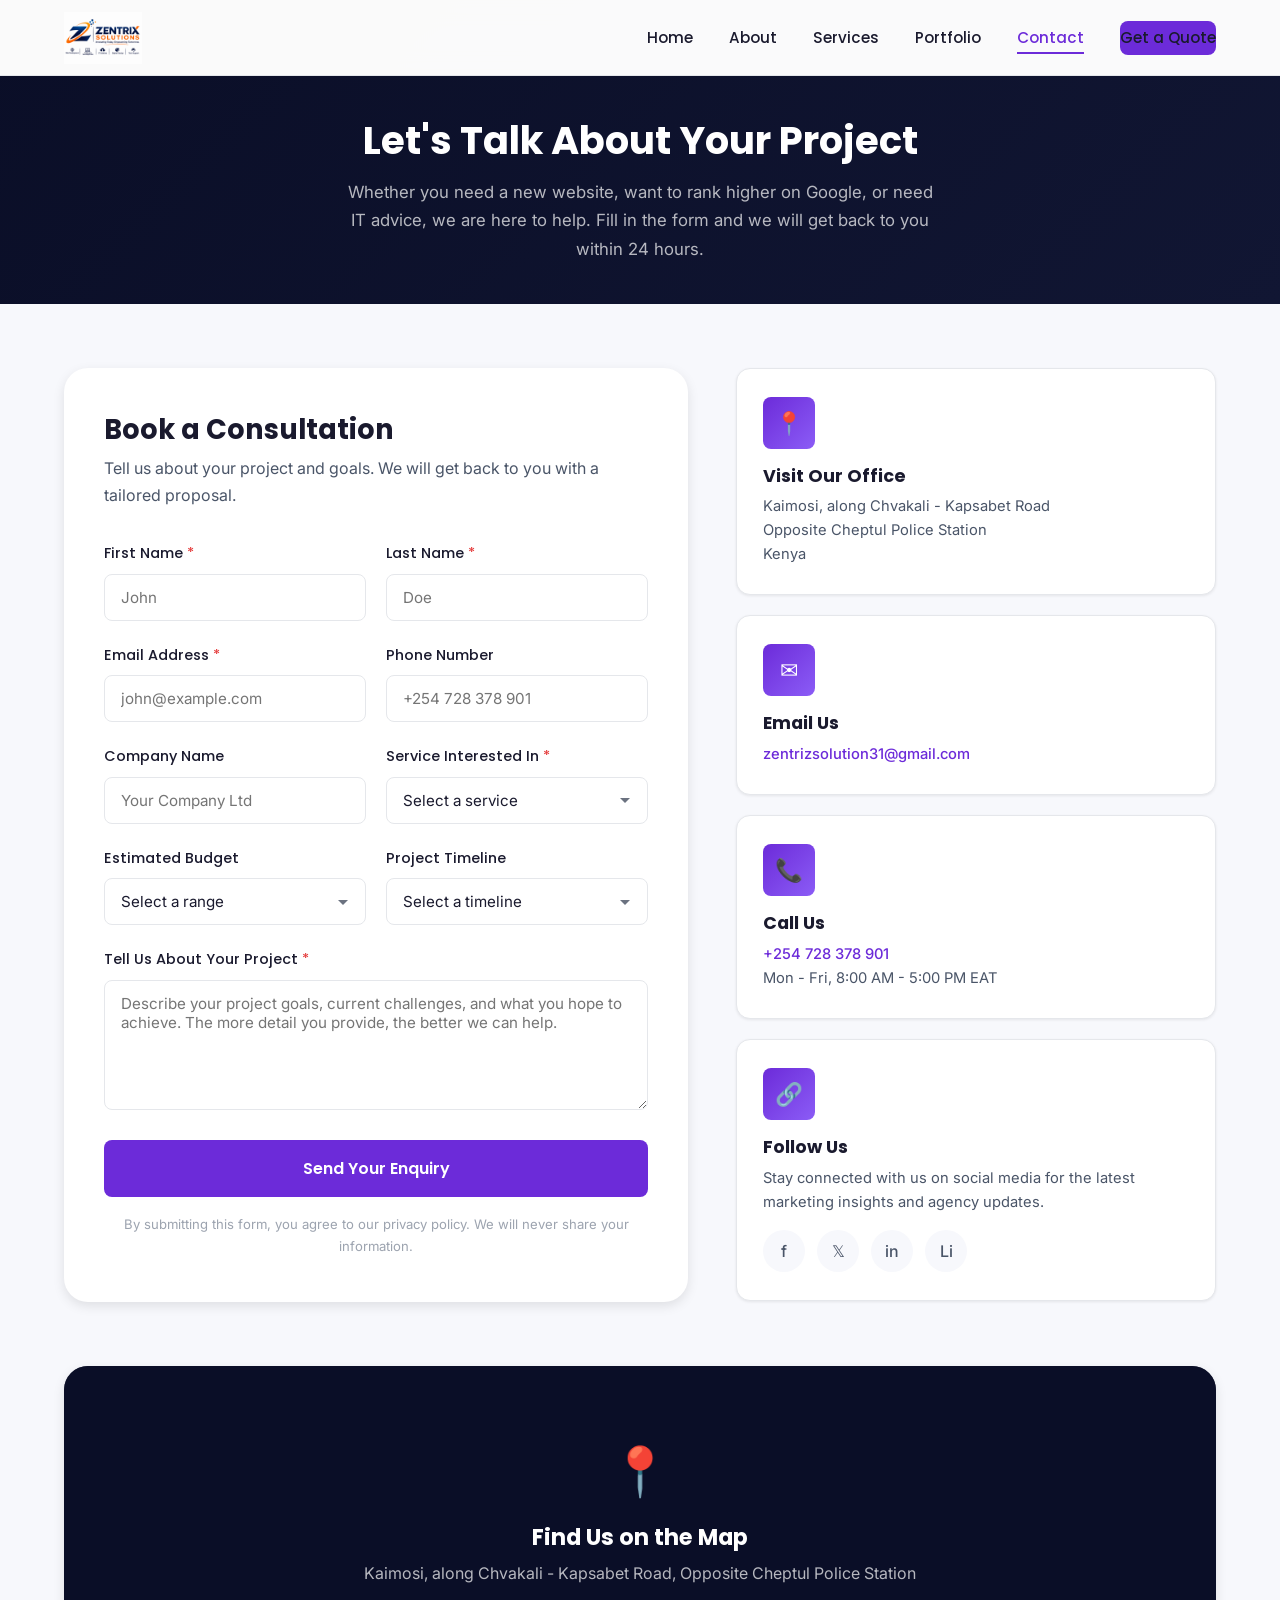
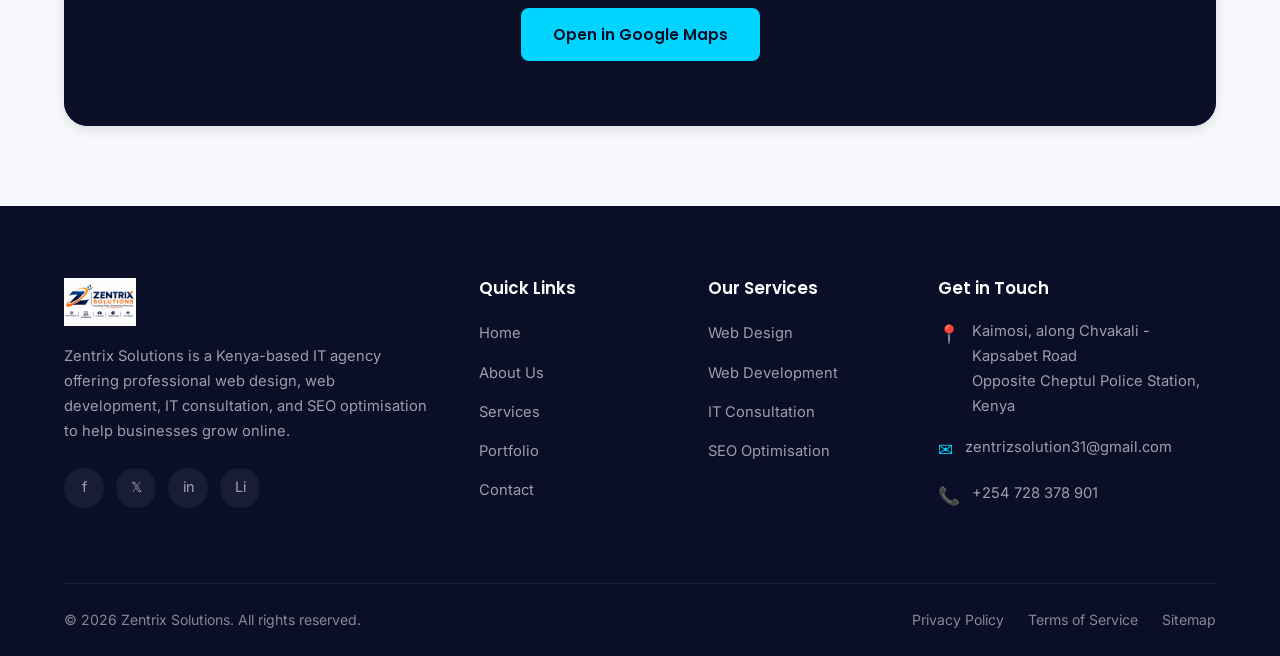
<file: contact.html>
﻿<!DOCTYPE html>
<html lang="en">
<head>
    <meta charset="UTF-8">
    <meta name="viewport" content="width=device-width, initial-scale=1.0">
    <title>Contact Us | Zentrix Solutions</title>
    <meta name="description" content="Get in touch with Zentrix Solutions. Book a free consultation or send us an enquiry about our web design, web development, IT consultation, or SEO services.">
    <link rel="preconnect" href="https://fonts.googleapis.com">
    <link rel="preconnect" href="https://fonts.gstatic.com" crossorigin>
    <link href="https://fonts.googleapis.com/css2?family=Inter:wght@400;500;600&family=Poppins:wght@500;600;700;800&display=swap" rel="stylesheet">
    <link rel="stylesheet" href="css/style.css">
</head>
<body>

<!-- ===================== SECTION 1: NAVIGATION + CONTACT HERO ===================== -->
<header class="navbar" id="navbar">
    <nav class="nav-container">
        <a href="index.html" class="logo">
            <img src="logo.png" alt="Zentrix Solutions" class="logo-img">
        </a>

        <input type="checkbox" id="menu-toggle" class="menu-checkbox">
        <label for="menu-toggle" class="menu-toggle" aria-label="Toggle menu">
            <span></span><span></span><span></span>
        </label>

        <ul class="nav-menu">
            <li><a href="index.html">Home</a></li>
            <li><a href="about.html">About</a></li>
            <li><a href="services.html">Services</a></li>
            <li><a href="portfolio.html">Portfolio</a></li>
            <li><a href="contact.html" class="active">Contact</a></li>
            <li><a href="contact.html" class="btn btn-primary nav-cta">Get a Quote</a></li>
        </ul>
    </nav>
</header>

<section class="contact-hero">
    <div class="container">
        <h1>Let's Talk About Your Project</h1>
        <p>Whether you need a new website, want to rank higher on Google, or need IT advice, we are here to help. Fill in the form and we will get back to you within 24 hours.</p>
    </div>
</section>

<!-- ===================== SECTION 2: CONTACT FORM + INFO ===================== -->
<section class="contact-main">
    <div class="container">
        <div class="contact-grid">
            <!-- Booking / Enquiry Form -->
            <div class="contact-form-card">
                <h2>Book a Consultation</h2>
                <p>Tell us about your project and goals. We will get back to you with a tailored proposal.</p>

                <!--
                    NOTE: This form uses a mailto action so it works without a backend.
                    For production use, connect this form to a form service like Formspree,
                    Getform, or your own backend endpoint by updating the "action" attribute.
                -->
                <form action="mailto:zentrizsolution31@gmail.com" method="post" enctype="text/plain">
                    <div class="form-row">
                        <div class="form-group">
                            <label for="firstName">First Name <span class="req">*</span></label>
                            <input type="text" id="firstName" name="First Name" placeholder="John" required>
                        </div>
                        <div class="form-group">
                            <label for="lastName">Last Name <span class="req">*</span></label>
                            <input type="text" id="lastName" name="Last Name" placeholder="Doe" required>
                        </div>
                    </div>

                    <div class="form-row">
                        <div class="form-group">
                            <label for="email">Email Address <span class="req">*</span></label>
                            <input type="email" id="email" name="Email" placeholder="john@example.com" required>
                        </div>
                        <div class="form-group">
                            <label for="phone">Phone Number</label>
                            <input type="tel" id="phone" name="Phone" placeholder="+254 728 378 901">
                        </div>
                    </div>

                    <div class="form-row">
                        <div class="form-group">
                            <label for="company">Company Name</label>
                            <input type="text" id="company" name="Company" placeholder="Your Company Ltd">
                        </div>
                        <div class="form-group">
                            <label for="service">Service Interested In <span class="req">*</span></label>
                            <select id="service" name="Service" required>
                                <option value="" disabled selected>Select a service</option>
                                <option value="Web Design">Web Design</option>
                                <option value="Web Development">Web Development</option>
                                <option value="IT Consultation">IT Consultation</option>
                                <option value="SEO Optimisation">SEO Optimisation</option>
                                <option value="Web Design + SEO">Web Design + SEO Bundle</option>
                                <option value="Web Development + SEO">Web Development + SEO Bundle</option>
                                <option value="Other">Other / Not Sure Yet</option>
                            </select>
                        </div>
                    </div>

                    <div class="form-row">
                        <div class="form-group">
                            <label for="budget">Estimated Budget</label>
                            <select id="budget" name="Budget">
                                <option value="" disabled selected>Select a range</option>
                                <option value="Under KSh 8,000">Under KSh 8,000 / month</option>
                                <option value="KSh 8,000 - 18,000">KSh 8,000 - 18,000 / month</option>
                                <option value="KSh 18,000 - 35,000">KSh 18,000 - 35,000 / month</option>
                                <option value="KSh 35,000+">KSh 35,000+ / month</option>
                                <option value="Not sure">Not sure yet</option>
                            </select>
                        </div>
                        <div class="form-group">
                            <label for="timeline">Project Timeline</label>
                            <select id="timeline" name="Timeline">
                                <option value="" disabled selected>Select a timeline</option>
                                <option value="ASAP">As soon as possible</option>
                                <option value="1-3 months">Within 1-3 months</option>
                                <option value="3-6 months">Within 3-6 months</option>
                                <option value="6+ months">6+ months from now</option>
                                <option value="Flexible">Flexible</option>
                            </select>
                        </div>
                    </div>

                    <div class="form-group">
                        <label for="message">Tell Us About Your Project <span class="req">*</span></label>
                        <textarea id="message" name="Message" placeholder="Describe your project goals, current challenges, and what you hope to achieve. The more detail you provide, the better we can help." required></textarea>
                    </div>

                    <button type="submit" class="btn btn-primary form-submit">Send Your Enquiry</button>
                    <p class="form-note">By submitting this form, you agree to our privacy policy. We will never share your information.</p>
                </form>
            </div>

            <!-- Contact Info Sidebar -->
            <div class="contact-info-sidebar">
                <div class="info-card">
                    <div class="info-icon">&#128205;</div>
                    <h3>Visit Our Office</h3>
                    <p>Kaimosi, along Chvakali - Kapsabet Road<br>Opposite Cheptul Police Station<br>Kenya</p>
                </div>
                <div class="info-card">
                    <div class="info-icon">&#9993;</div>
                    <h3>Email Us</h3>
                    <p>
                        <a href="mailto:zentrizsolution31@gmail.com">zentrizsolution31@gmail.com</a>
                    </p>
                </div>
                <div class="info-card">
                    <div class="info-icon">&#128222;</div>
                    <h3>Call Us</h3>
                    <p>
                        <a href="tel:+254728378901">+254 728 378 901</a><br>
                        Mon - Fri, 8:00 AM - 5:00 PM EAT
                    </p>
                </div>
                <div class="info-card">
                    <div class="info-icon">&#128279;</div>
                    <h3>Follow Us</h3>
                    <p>Stay connected with us on social media for the latest marketing insights and agency updates.</p>
                    <div class="contact-socials">
                        <a href="#" aria-label="Facebook">f</a>
                        <a href="#" aria-label="Twitter">&#120143;</a>
                        <a href="#" aria-label="Instagram">in</a>
                        <a href="#" aria-label="LinkedIn">Li</a>
                    </div>
                </div>
            </div>
        </div>
    </div>
</section>

<!-- ===================== SECTION 3: MAP + FOOTER ===================== -->
<section class="map-section">
    <div class="container">
        <div class="map-placeholder">
            <div class="map-content">
                <div class="map-pin">&#128205;</div>
                <h3>Find Us on the Map</h3>
                <p>Kaimosi, along Chvakali - Kapsabet Road, Opposite Cheptul Police Station</p>
                <a href="https://www.google.com/maps/search/?api=1&query=Kaimosi+Chvakali+Kapsabet+Road+Cheptul+Police+Station+Kenya" target="_blank" rel="noopener" class="btn btn-accent">Open in Google Maps</a>
            </div>
        </div>
    </div>
</section>

<footer class="footer">
    <div class="container">
        <div class="footer-grid">
            <div class="footer-brand">
                <a href="index.html" class="logo">
                    <img src="logo.png" alt="Zentrix Solutions" class="logo-img logo-img-footer">
                </a>
                <p>Zentrix Solutions is a Kenya-based IT agency offering professional web design, web development, IT consultation, and SEO optimisation to help businesses grow online.</p>
                <div class="footer-socials">
                    <a href="#" aria-label="Facebook">f</a>
                    <a href="#" aria-label="Twitter">&#120143;</a>
                    <a href="#" aria-label="Instagram">in</a>
                    <a href="#" aria-label="LinkedIn">Li</a>
                </div>
            </div>
            <div class="footer-col">
                <h4>Quick Links</h4>
                <ul>
                    <li><a href="index.html">Home</a></li>
                    <li><a href="about.html">About Us</a></li>
                    <li><a href="services.html">Services</a></li>
                    <li><a href="portfolio.html">Portfolio</a></li>
                    <li><a href="contact.html">Contact</a></li>
                </ul>
            </div>
            <div class="footer-col">
                <h4>Our Services</h4>
                <ul>
                    <li><a href="services.html">Web Design</a></li>
                    <li><a href="services.html">Web Development</a></li>
                    <li><a href="services.html">IT Consultation</a></li>
                    <li><a href="services.html">SEO Optimisation</a></li>
                </ul>
            </div>
            <div class="footer-col">
                <h4>Get in Touch</h4>
                <div class="footer-contact-item">
                    <span>&#128205;</span>
                    <p>Kaimosi, along Chvakali - Kapsabet Road<br>Opposite Cheptul Police Station, Kenya</p>
                </div>
                <div class="footer-contact-item">
                    <span>&#9993;</span>
                    <p><a href="mailto:zentrizsolution31@gmail.com">zentrizsolution31@gmail.com</a></p>
                </div>
                <div class="footer-contact-item">
                    <span>&#128222;</span>
                    <p><a href="tel:+254728378901">+254 728 378 901</a></p>
                </div>
            </div>
        </div>
        <div class="footer-bottom">
            <p>&copy; 2026 Zentrix Solutions. All rights reserved.</p>
            <div class="footer-bottom-links">
                <a href="#">Privacy Policy</a>
                <a href="#">Terms of Service</a>
                <a href="#">Sitemap</a>
            </div>
        </div>
    </div>
</footer>

</body>
</html>
</file>
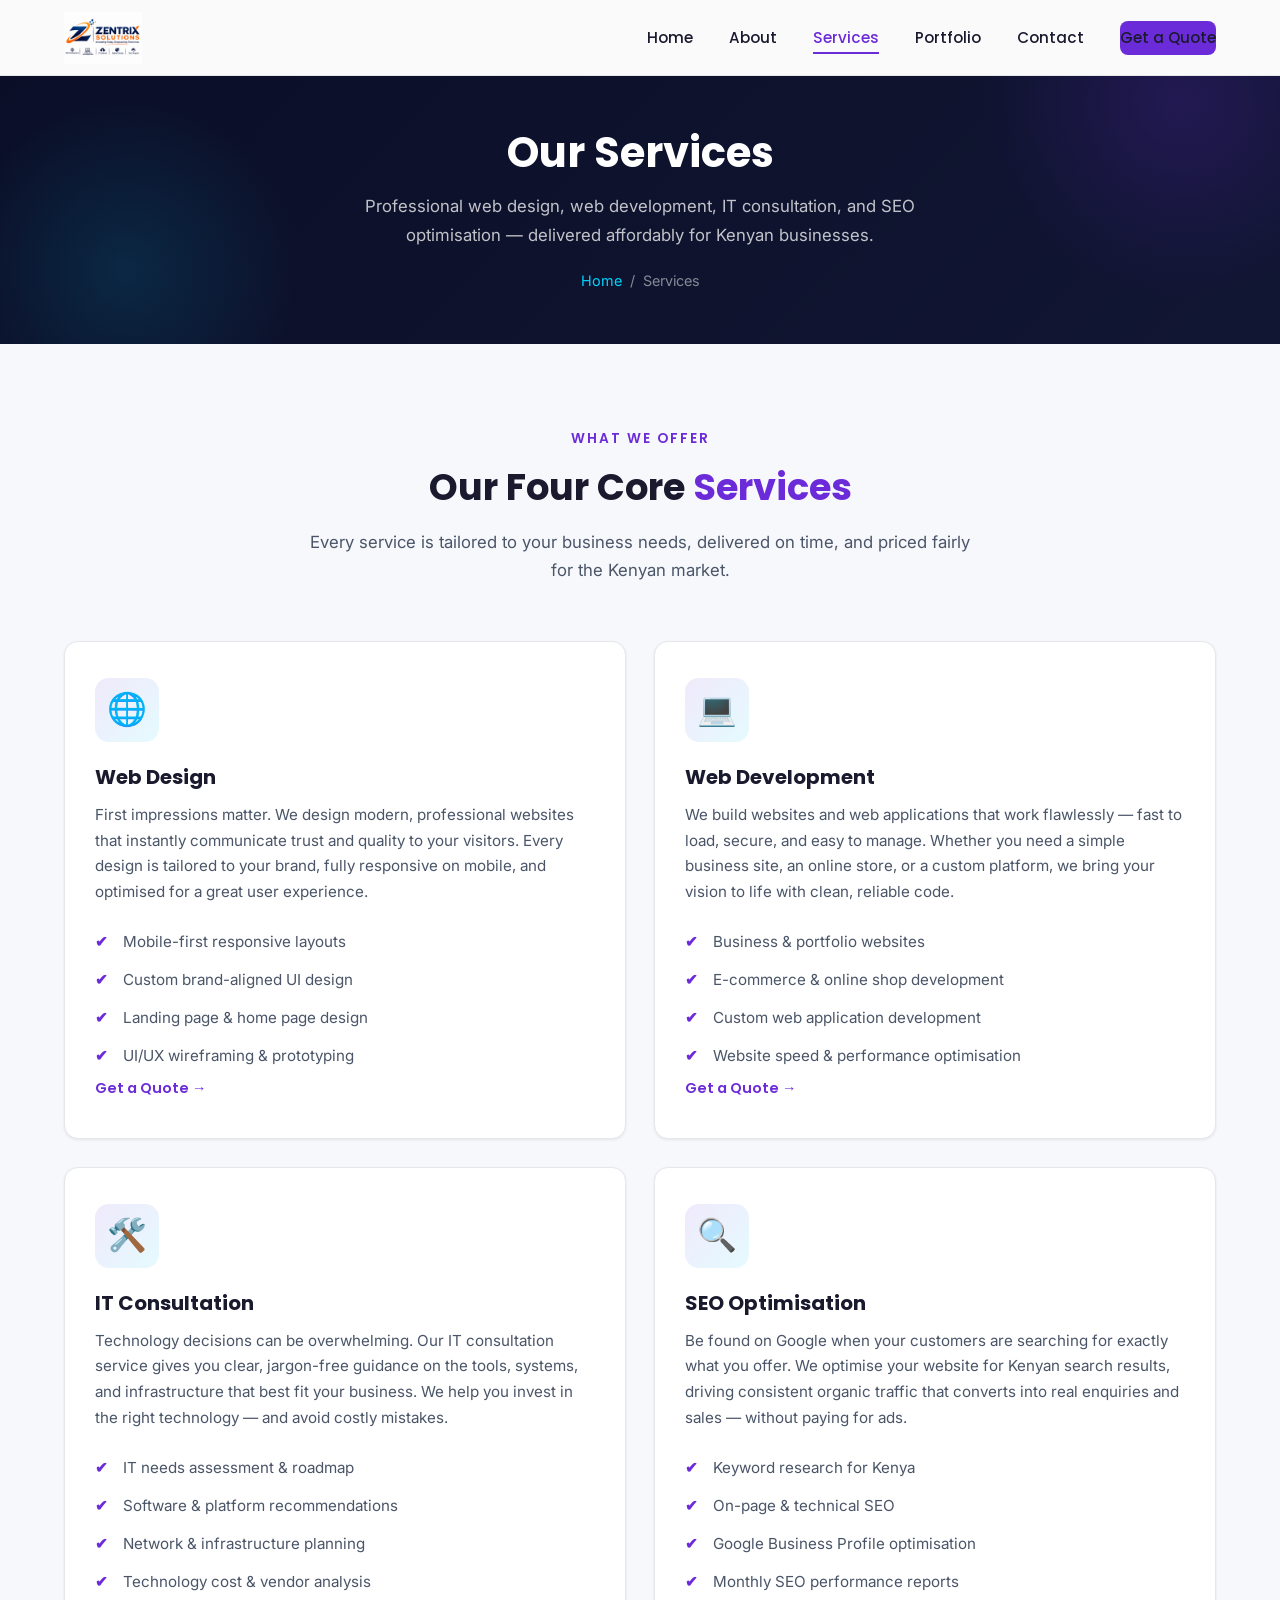
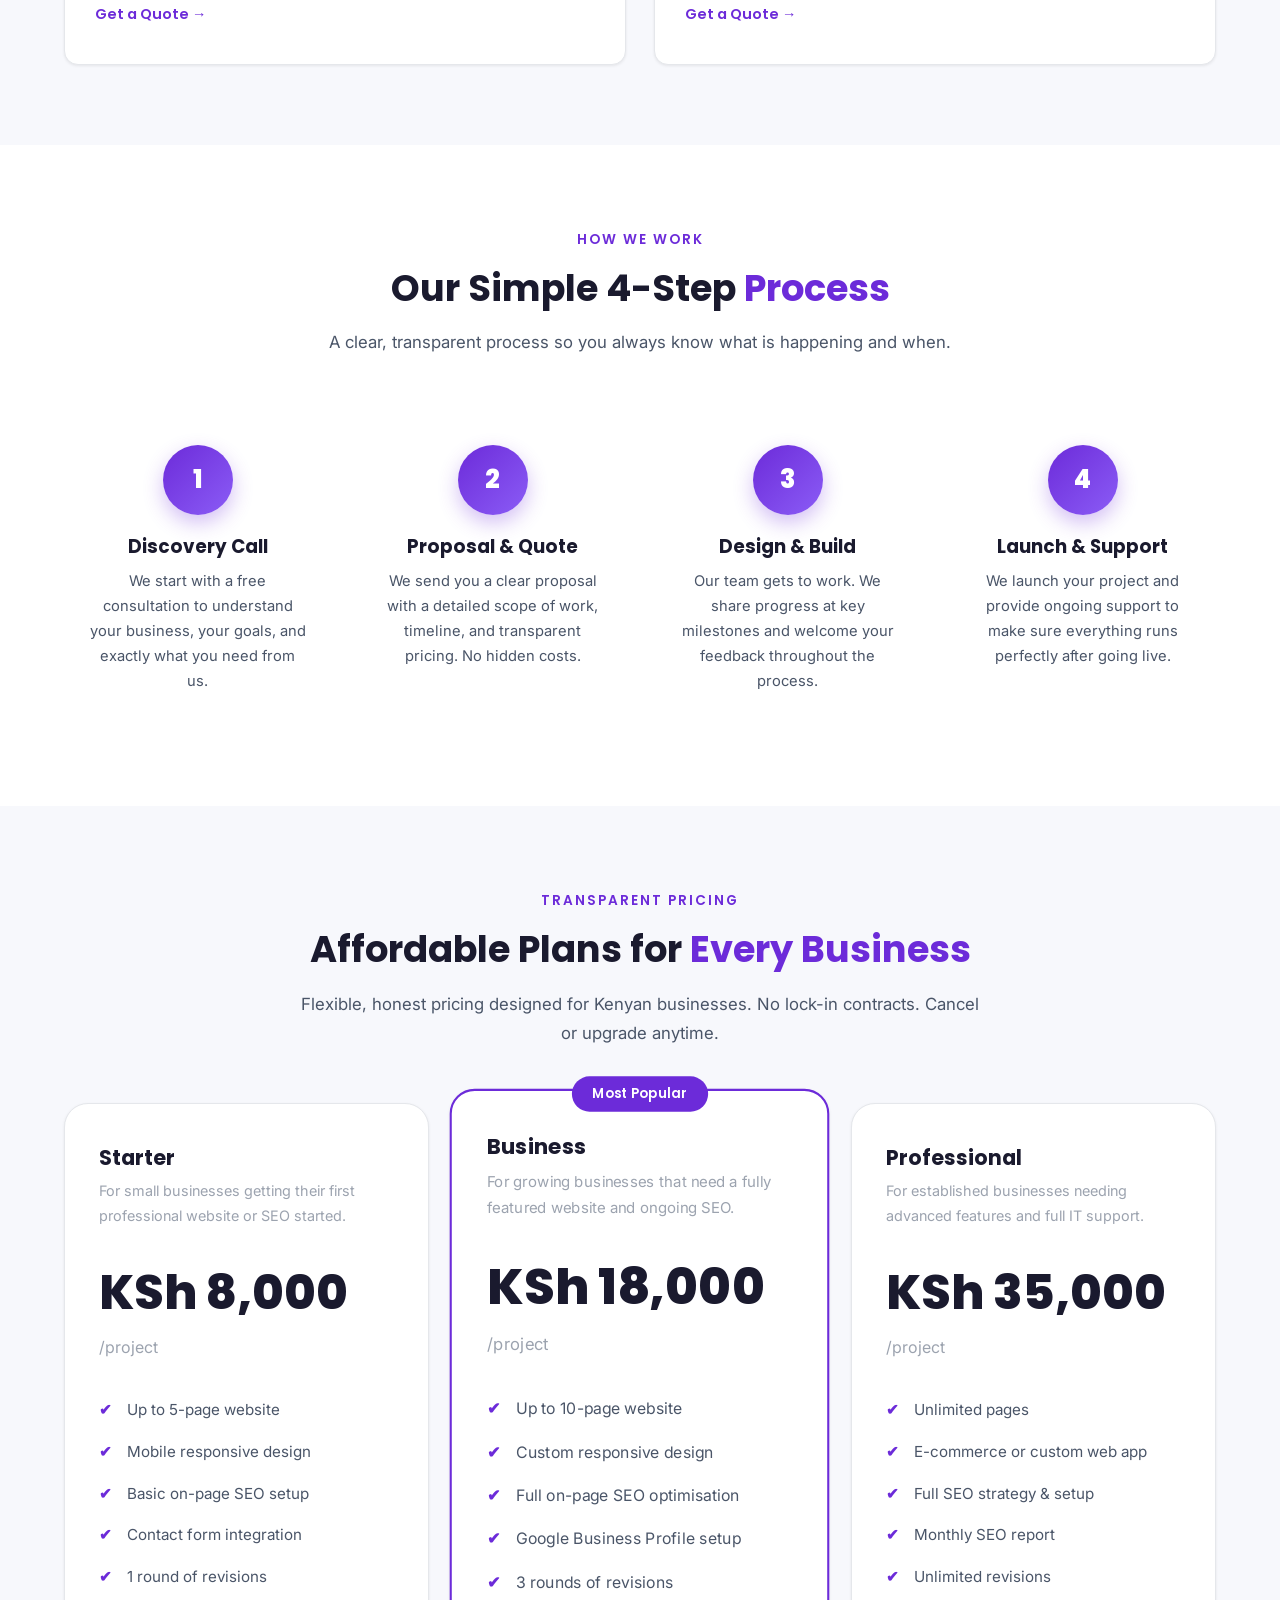
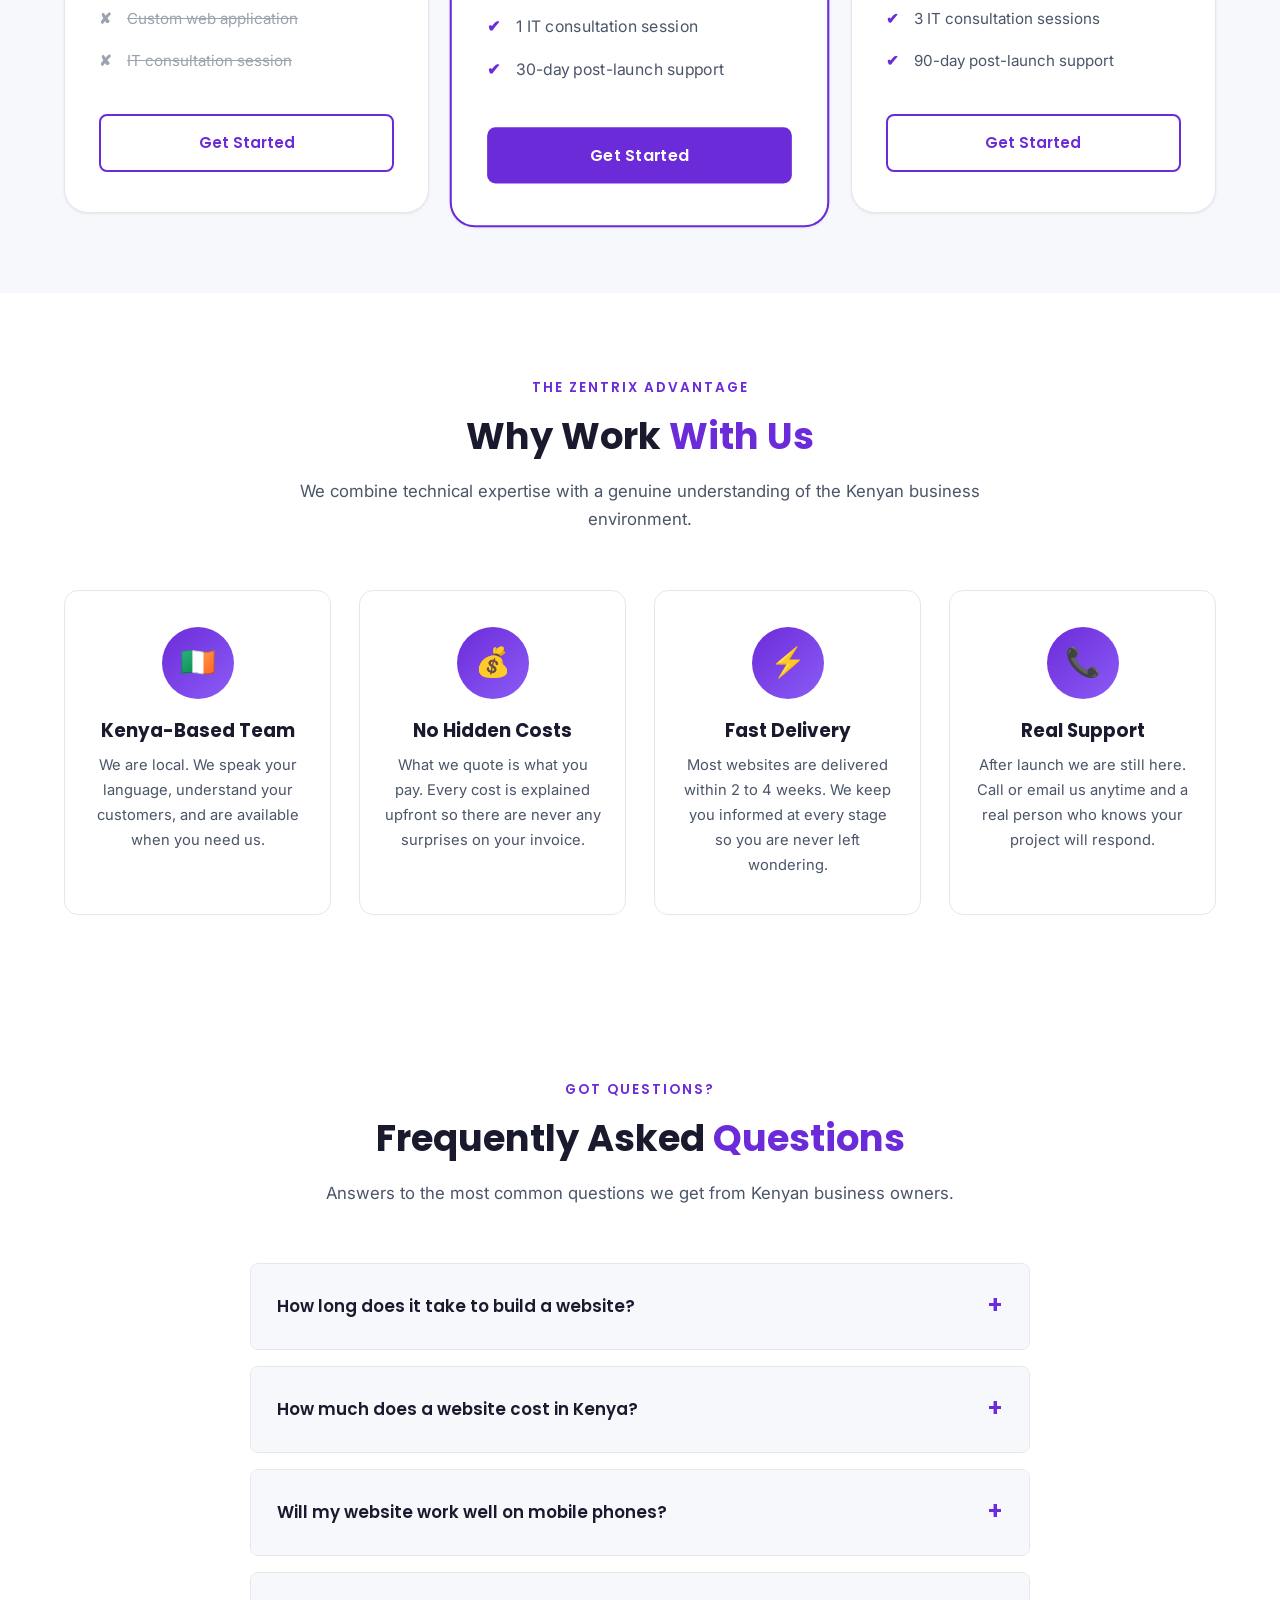
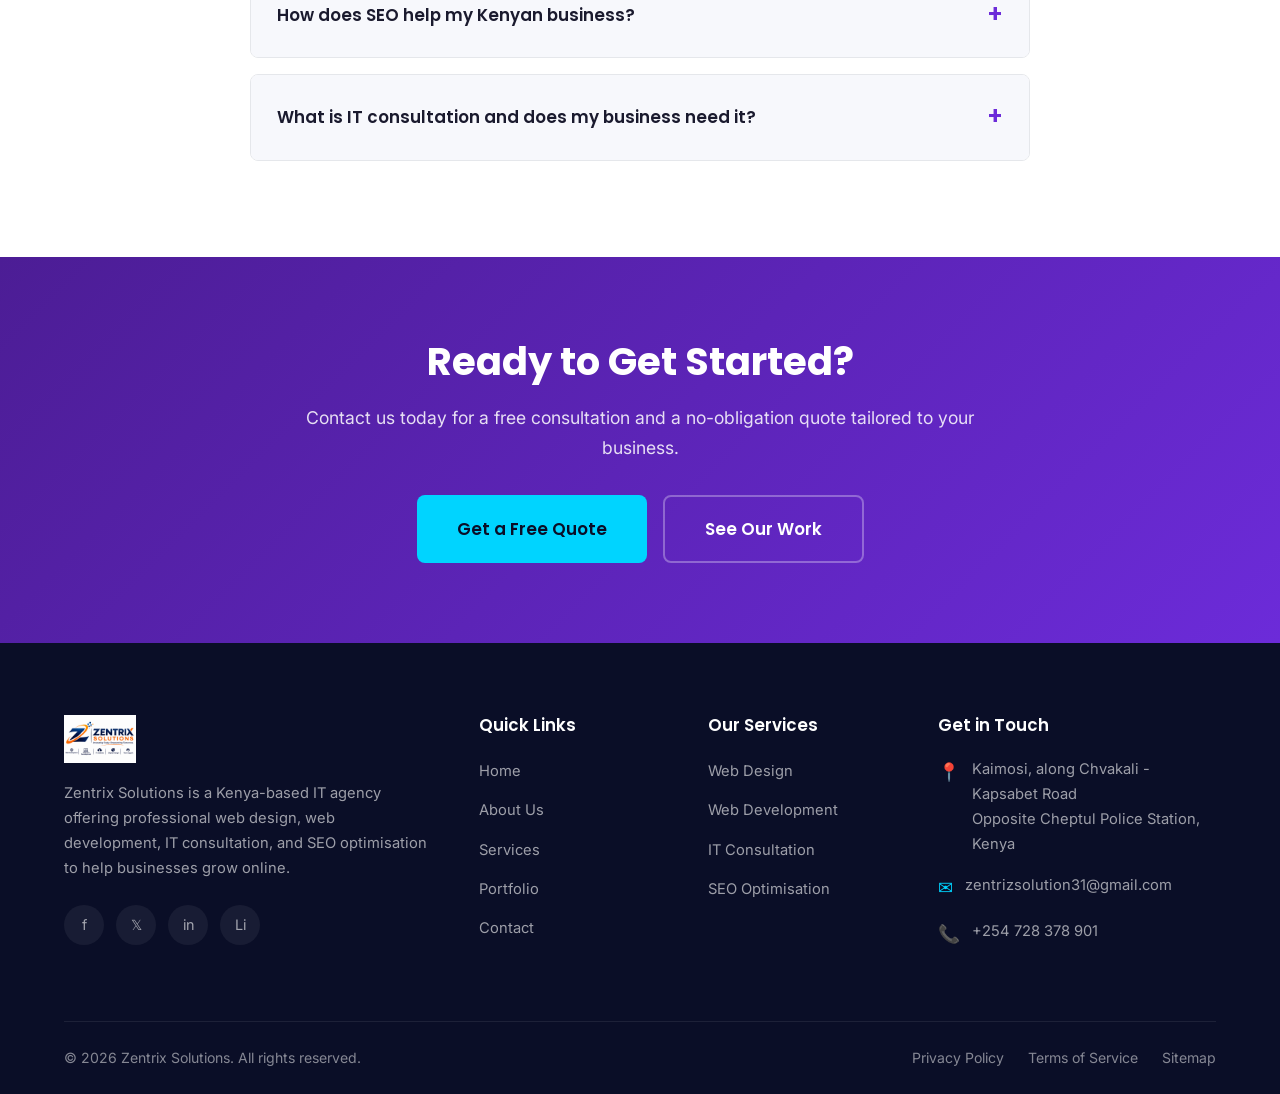
<file: services.html>
﻿<!DOCTYPE html>
<html lang="en">
<head>
    <meta charset="UTF-8">
    <meta name="viewport" content="width=device-width, initial-scale=1.0">
    <title>Services | Zentrix Solutions</title>
    <meta name="description" content="Zentrix Solutions offers web design, web development, IT consultation, and SEO optimisation services for Kenyan businesses at affordable prices.">
    <link rel="preconnect" href="https://fonts.googleapis.com">
    <link rel="preconnect" href="https://fonts.gstatic.com" crossorigin>
    <link href="https://fonts.googleapis.com/css2?family=Inter:wght@400;500;600&family=Poppins:wght@500;600;700;800&display=swap" rel="stylesheet">
    <link rel="stylesheet" href="css/style.css">
</head>
<body>

<!-- ===================== SECTION 1: NAVIGATION ===================== -->
<header class="navbar" id="navbar">
    <nav class="nav-container">
        <a href="index.html" class="logo">
            <img src="logo.png" alt="Zentrix Solutions" class="logo-img">
        </a>
        <input type="checkbox" id="menu-toggle" class="menu-checkbox">
        <label for="menu-toggle" class="menu-toggle" aria-label="Toggle menu">
            <span></span><span></span><span></span>
        </label>
        <ul class="nav-menu">
            <li><a href="index.html">Home</a></li>
            <li><a href="about.html">About</a></li>
            <li><a href="services.html" class="active">Services</a></li>
            <li><a href="portfolio.html">Portfolio</a></li>
            <li><a href="contact.html">Contact</a></li>
            <li><a href="contact.html" class="btn btn-primary nav-cta">Get a Quote</a></li>
        </ul>
    </nav>
</header>

<!-- ===================== SECTION 2: PAGE BANNER ===================== -->
<section class="page-banner">
    <div class="container">
        <div class="page-banner-content">
            <h1>Our Services</h1>
            <p>Professional web design, web development, IT consultation, and SEO optimisation — delivered affordably for Kenyan businesses.</p>
            <div class="breadcrumb">
                <a href="index.html">Home</a> <span>/</span> <span>Services</span>
            </div>
        </div>
    </div>
</section>

<!-- ===================== SECTION 3: SERVICES IN DETAIL ===================== -->
<section class="services-section">
    <div class="container">
        <div class="section-header">
            <div class="section-tag">What We Offer</div>
            <h2 class="section-title">Our Four Core <span>Services</span></h2>
            <p class="section-subtitle">Every service is tailored to your business needs, delivered on time, and priced fairly for the Kenyan market.</p>
        </div>
        <div class="services-grid" style="grid-template-columns: repeat(2,1fr);">
            <div class="service-card">
                <div class="service-icon">&#127760;</div>
                <h3>Web Design</h3>
                <p>First impressions matter. We design modern, professional websites that instantly communicate trust and quality to your visitors. Every design is tailored to your brand, fully responsive on mobile, and optimised for a great user experience.</p>
                <ul class="mv-list" style="margin-top:16px">
                    <li>Mobile-first responsive layouts</li>
                    <li>Custom brand-aligned UI design</li>
                    <li>Landing page &amp; home page design</li>
                    <li>UI/UX wireframing &amp; prototyping</li>
                </ul>
                <a href="contact.html" class="service-link">Get a Quote &#8594;</a>
            </div>
            <div class="service-card">
                <div class="service-icon">&#128187;</div>
                <h3>Web Development</h3>
                <p>We build websites and web applications that work flawlessly — fast to load, secure, and easy to manage. Whether you need a simple business site, an online store, or a custom platform, we bring your vision to life with clean, reliable code.</p>
                <ul class="mv-list" style="margin-top:16px">
                    <li>Business &amp; portfolio websites</li>
                    <li>E-commerce &amp; online shop development</li>
                    <li>Custom web application development</li>
                    <li>Website speed &amp; performance optimisation</li>
                </ul>
                <a href="contact.html" class="service-link">Get a Quote &#8594;</a>
            </div>
            <div class="service-card">
                <div class="service-icon">&#128736;&#65039;</div>
                <h3>IT Consultation</h3>
                <p>Technology decisions can be overwhelming. Our IT consultation service gives you clear, jargon-free guidance on the tools, systems, and infrastructure that best fit your business. We help you invest in the right technology — and avoid costly mistakes.</p>
                <ul class="mv-list" style="margin-top:16px">
                    <li>IT needs assessment &amp; roadmap</li>
                    <li>Software &amp; platform recommendations</li>
                    <li>Network &amp; infrastructure planning</li>
                    <li>Technology cost &amp; vendor analysis</li>
                </ul>
                <a href="contact.html" class="service-link">Get a Quote &#8594;</a>
            </div>
            <div class="service-card">
                <div class="service-icon">&#128269;</div>
                <h3>SEO Optimisation</h3>
                <p>Be found on Google when your customers are searching for exactly what you offer. We optimise your website for Kenyan search results, driving consistent organic traffic that converts into real enquiries and sales — without paying for ads.</p>
                <ul class="mv-list" style="margin-top:16px">
                    <li>Keyword research for Kenya</li>
                    <li>On-page &amp; technical SEO</li>
                    <li>Google Business Profile optimisation</li>
                    <li>Monthly SEO performance reports</li>
                </ul>
                <a href="contact.html" class="service-link">Get a Quote &#8594;</a>
            </div>
        </div>
    </div>
</section>

<!-- ===================== SECTION 4: OUR PROCESS ===================== -->
<section class="process-section">
    <div class="container">
        <div class="section-header">
            <div class="section-tag">How We Work</div>
            <h2 class="section-title">Our Simple 4-Step <span>Process</span></h2>
            <p class="section-subtitle">A clear, transparent process so you always know what is happening and when.</p>
        </div>
        <div class="process-grid">
            <div class="process-card">
                <div class="process-number">1</div>
                <h3>Discovery Call</h3>
                <p>We start with a free consultation to understand your business, your goals, and exactly what you need from us.</p>
            </div>
            <div class="process-card">
                <div class="process-number">2</div>
                <h3>Proposal &amp; Quote</h3>
                <p>We send you a clear proposal with a detailed scope of work, timeline, and transparent pricing. No hidden costs.</p>
            </div>
            <div class="process-card">
                <div class="process-number">3</div>
                <h3>Design &amp; Build</h3>
                <p>Our team gets to work. We share progress at key milestones and welcome your feedback throughout the process.</p>
            </div>
            <div class="process-card">
                <div class="process-number">4</div>
                <h3>Launch &amp; Support</h3>
                <p>We launch your project and provide ongoing support to make sure everything runs perfectly after going live.</p>
            </div>
        </div>
    </div>
</section>

<!-- ===================== SECTION 5: PRICING PLANS ===================== -->
<section class="pricing-section">
    <div class="container">
        <div class="section-header">
            <div class="section-tag">Transparent Pricing</div>
            <h2 class="section-title">Affordable Plans for <span>Every Business</span></h2>
            <p class="section-subtitle">Flexible, honest pricing designed for Kenyan businesses. No lock-in contracts. Cancel or upgrade anytime.</p>
        </div>
        <div class="pricing-grid">
            <div class="pricing-card">
                <h3>Starter</h3>
                <p class="pricing-desc">For small businesses getting their first professional website or SEO started.</p>
                <div class="pricing-amount">
                    <strong>KSh 8,000</strong>
                    <span>/project</span>
                </div>
                <ul class="pricing-features">
                    <li>Up to 5-page website</li>
                    <li>Mobile responsive design</li>
                    <li>Basic on-page SEO setup</li>
                    <li>Contact form integration</li>
                    <li>1 round of revisions</li>
                    <li class="disabled">Custom web application</li>
                    <li class="disabled">IT consultation session</li>
                </ul>
                <a href="contact.html" class="btn btn-outline-dark">Get Started</a>
            </div>
            <div class="pricing-card featured">
                <div class="pricing-badge">Most Popular</div>
                <h3>Business</h3>
                <p class="pricing-desc">For growing businesses that need a fully featured website and ongoing SEO.</p>
                <div class="pricing-amount">
                    <strong>KSh 18,000</strong>
                    <span>/project</span>
                </div>
                <ul class="pricing-features">
                    <li>Up to 10-page website</li>
                    <li>Custom responsive design</li>
                    <li>Full on-page SEO optimisation</li>
                    <li>Google Business Profile setup</li>
                    <li>3 rounds of revisions</li>
                    <li>1 IT consultation session</li>
                    <li>30-day post-launch support</li>
                </ul>
                <a href="contact.html" class="btn btn-primary">Get Started</a>
            </div>
            <div class="pricing-card">
                <h3>Professional</h3>
                <p class="pricing-desc">For established businesses needing advanced features and full IT support.</p>
                <div class="pricing-amount">
                    <strong>KSh 35,000</strong>
                    <span>/project</span>
                </div>
                <ul class="pricing-features">
                    <li>Unlimited pages</li>
                    <li>E-commerce or custom web app</li>
                    <li>Full SEO strategy &amp; setup</li>
                    <li>Monthly SEO report</li>
                    <li>Unlimited revisions</li>
                    <li>3 IT consultation sessions</li>
                    <li>90-day post-launch support</li>
                </ul>
                <a href="contact.html" class="btn btn-outline-dark">Get Started</a>
            </div>
        </div>
    </div>
</section>

<!-- ===================== SECTION 6: WHY CHOOSE US ===================== -->
<section class="why-choose">
    <div class="container">
        <div class="section-header">
            <div class="section-tag">The Zentrix Advantage</div>
            <h2 class="section-title">Why Work <span>With Us</span></h2>
            <p class="section-subtitle">We combine technical expertise with a genuine understanding of the Kenyan business environment.</p>
        </div>
        <div class="why-grid">
            <div class="why-card">
                <div class="why-icon">&#127470;&#127466;</div>
                <h3>Kenya-Based Team</h3>
                <p>We are local. We speak your language, understand your customers, and are available when you need us.</p>
            </div>
            <div class="why-card">
                <div class="why-icon">&#128176;</div>
                <h3>No Hidden Costs</h3>
                <p>What we quote is what you pay. Every cost is explained upfront so there are never any surprises on your invoice.</p>
            </div>
            <div class="why-card">
                <div class="why-icon">&#9889;</div>
                <h3>Fast Delivery</h3>
                <p>Most websites are delivered within 2 to 4 weeks. We keep you informed at every stage so you are never left wondering.</p>
            </div>
            <div class="why-card">
                <div class="why-icon">&#128222;</div>
                <h3>Real Support</h3>
                <p>After launch we are still here. Call or email us anytime and a real person who knows your project will respond.</p>
            </div>
        </div>
    </div>
</section>

<!-- ===================== SECTION 7: FAQ ===================== -->
<section class="faq-section">
    <div class="container">
        <div class="section-header">
            <div class="section-tag">Got Questions?</div>
            <h2 class="section-title">Frequently Asked <span>Questions</span></h2>
            <p class="section-subtitle">Answers to the most common questions we get from Kenyan business owners.</p>
        </div>
        <div class="faq-list">
            <div class="faq-item">
                <input type="checkbox" id="faq1" class="faq-checkbox">
                <label for="faq1" class="faq-question">How long does it take to build a website?<span class="icon">+</span></label>
                <div class="faq-answer">
                    <p>A standard 5 to 10 page business website typically takes 2 to 4 weeks from the time we receive your content and payment. Larger or more complex projects like e-commerce stores may take 4 to 8 weeks. We always give you a realistic timeline upfront.</p>
                </div>
            </div>
            <div class="faq-item">
                <input type="checkbox" id="faq2" class="faq-checkbox">
                <label for="faq2" class="faq-question">How much does a website cost in Kenya?<span class="icon">+</span></label>
                <div class="faq-answer">
                    <p>Our website packages start from KSh 8,000 for a simple 5-page site. A full business website with SEO starts from KSh 18,000. More complex projects are quoted individually. We always provide a full written quote before any work begins.</p>
                </div>
            </div>
            <div class="faq-item">
                <input type="checkbox" id="faq3" class="faq-checkbox">
                <label for="faq3" class="faq-question">Will my website work well on mobile phones?<span class="icon">+</span></label>
                <div class="faq-answer">
                    <p>Absolutely. Every website we build is fully responsive and tested across mobile phones, tablets, and desktop screens. Since most Kenyans browse on their phones, mobile performance is always our top priority.</p>
                </div>
            </div>
            <div class="faq-item">
                <input type="checkbox" id="faq4" class="faq-checkbox">
                <label for="faq4" class="faq-question">How does SEO help my Kenyan business?<span class="icon">+</span></label>
                <div class="faq-answer">
                    <p>SEO helps your business appear at the top of Google when potential customers search for your products or services in Kenya. For example if you run a hardware shop in Eldoret, good SEO means customers searching "hardware shop Eldoret" will find you. We target local Kenyan search terms for maximum impact.</p>
                </div>
            </div>
            <div class="faq-item">
                <input type="checkbox" id="faq5" class="faq-checkbox">
                <label for="faq5" class="faq-question">What is IT consultation and does my business need it?<span class="icon">+</span></label>
                <div class="faq-answer">
                    <p>IT consultation is simply expert advice on your technology setup. If you are not sure which software to use, how to set up your office network, or how to improve your business systems, we help you figure it out clearly and affordably. It saves you money and avoids costly technology mistakes.</p>
                </div>
            </div>
        </div>
    </div>
</section>

<!-- ===================== SECTION 8: CTA + FOOTER ===================== -->
<section class="cta-banner">
    <div class="container">
        <div class="cta-content">
            <h2>Ready to Get Started?</h2>
            <p>Contact us today for a free consultation and a no-obligation quote tailored to your business.</p>
            <div class="cta-buttons">
                <a href="contact.html" class="btn btn-accent btn-lg">Get a Free Quote</a>
                <a href="portfolio.html" class="btn btn-outline btn-lg">See Our Work</a>
            </div>
        </div>
    </div>
</section>

<footer class="footer">
    <div class="container">
        <div class="footer-grid">
            <div class="footer-brand">
                <a href="index.html" class="logo">
                    <img src="logo.png" alt="Zentrix Solutions" class="logo-img logo-img-footer">
                </a>
                <p>Zentrix Solutions is a Kenya-based IT agency offering professional web design, web development, IT consultation, and SEO optimisation to help businesses grow online.</p>
                <div class="footer-socials">
                    <a href="#" aria-label="Facebook">f</a>
                    <a href="#" aria-label="Twitter">&#120143;</a>
                    <a href="#" aria-label="Instagram">in</a>
                    <a href="#" aria-label="LinkedIn">Li</a>
                </div>
            </div>
            <div class="footer-col">
                <h4>Quick Links</h4>
                <ul>
                    <li><a href="index.html">Home</a></li>
                    <li><a href="about.html">About Us</a></li>
                    <li><a href="services.html">Services</a></li>
                    <li><a href="portfolio.html">Portfolio</a></li>
                    <li><a href="contact.html">Contact</a></li>
                </ul>
            </div>
            <div class="footer-col">
                <h4>Our Services</h4>
                <ul>
                    <li><a href="services.html">Web Design</a></li>
                    <li><a href="services.html">Web Development</a></li>
                    <li><a href="services.html">IT Consultation</a></li>
                    <li><a href="services.html">SEO Optimisation</a></li>
                </ul>
            </div>
            <div class="footer-col">
                <h4>Get in Touch</h4>
                <div class="footer-contact-item">
                    <span>&#128205;</span>
                    <p>Kaimosi, along Chvakali - Kapsabet Road<br>Opposite Cheptul Police Station, Kenya</p>
                </div>
                <div class="footer-contact-item">
                    <span>&#9993;</span>
                    <p><a href="mailto:zentrizsolution31@gmail.com">zentrizsolution31@gmail.com</a></p>
                </div>
                <div class="footer-contact-item">
                    <span>&#128222;</span>
                    <p><a href="tel:+254728378901">+254 728 378 901</a></p>
                </div>
            </div>
        </div>
        <div class="footer-bottom">
            <p>&copy; 2026 Zentrix Solutions. All rights reserved.</p>
            <div class="footer-bottom-links">
                <a href="#">Privacy Policy</a>
                <a href="#">Terms of Service</a>
                <a href="#">Sitemap</a>
            </div>
        </div>
    </div>
</footer>

</body>
</html>
</file>
<file: css/style.css>
/* ===================================================================
   ZENTRIX SOLUTIONS - Digital Marketing Agency
   Main Stylesheet
   =================================================================== */

/* ============================== ROOT ============================== */
:root {
    /* Brand Colors */
    --primary: #6C2BD9;
    --primary-dark: #4C1D95;
    --primary-light: #8B5CF6;
    --accent: #00D4FF;
    --accent-dark: #00A8CC;

    /* Backgrounds */
    --dark-bg: #0A0E27;
    --dark-bg-alt: #111633;
    --light-bg: #F7F8FC;
    --white: #FFFFFF;

    /* Text */
    --text-dark: #1A1A2E;
    --text-body: #4A5568;
    --text-light: #9CA3AF;
    --text-white: #FFFFFF;

    /* Borders & Shadows */
    --border: #E5E7EB;
    --shadow-sm: 0 1px 3px rgba(0,0,0,0.08);
    --shadow-md: 0 4px 12px rgba(0,0,0,0.10);
    --shadow-lg: 0 12px 40px rgba(108,43,217,0.15);
    --shadow-xl: 0 20px 60px rgba(10,14,39,0.25);

    /* Layout */
    --container-max: 1200px;
    --nav-height: 76px;
    --radius-sm: 8px;
    --radius-md: 14px;
    --radius-lg: 24px;

    /* Transitions */
    --transition: all 0.3s ease;
    --transition-slow: all 0.5s ease;
}

/* ============================== RESET ============================== */
*, *::before, *::after {
    margin: 0;
    padding: 0;
    box-sizing: border-box;
}

html {
    scroll-behavior: smooth;
    font-size: 16px;
}

body {
    font-family: 'Inter', sans-serif;
    color: var(--text-body);
    line-height: 1.7;
    background: var(--white);
    overflow-x: hidden;
}

h1, h2, h3, h4, h5, h6 {
    font-family: 'Poppins', sans-serif;
    color: var(--text-dark);
    line-height: 1.3;
    font-weight: 700;
}

a {
    text-decoration: none;
    color: inherit;
    transition: var(--transition);
}

ul {
    list-style: none;
}

img {
    max-width: 100%;
    height: auto;
    display: block;
}

section {
    padding: 80px 0;
}

/* ============================== LAYOUT ============================== */
.container {
    max-width: var(--container-max);
    margin: 0 auto;
    padding: 0 24px;
}

.container-narrow {
    max-width: 800px;
    margin: 0 auto;
    padding: 0 24px;
}

/* Section header utility */
.section-header {
    text-align: center;
    max-width: 680px;
    margin: 0 auto 56px;
}

.section-tag {
    display: inline-block;
    font-family: 'Poppins', sans-serif;
    font-size: 0.85rem;
    font-weight: 600;
    letter-spacing: 2px;
    text-transform: uppercase;
    color: var(--primary);
    margin-bottom: 14px;
}

.section-title {
    font-size: 2.3rem;
    margin-bottom: 16px;
}

.section-title span {
    color: var(--primary);
}

.section-subtitle {
    font-size: 1.05rem;
    color: var(--text-body);
    line-height: 1.7;
}

.dark-bg .section-tag {
    color: var(--accent);
}

.dark-bg .section-title {
    color: var(--text-white);
}

.dark-bg .section-subtitle {
    color: rgba(255,255,255,0.7);
}

/* ============================== BUTTONS ============================== */
.btn {
    display: inline-flex;
    align-items: center;
    gap: 8px;
    padding: 14px 32px;
    font-family: 'Poppins', sans-serif;
    font-size: 0.95rem;
    font-weight: 600;
    border-radius: var(--radius-sm);
    border: none;
    cursor: pointer;
    transition: var(--transition);
    text-align: center;
    justify-content: center;
}

.btn-primary {
    background: var(--primary);
    color: var(--white);
}

.btn-primary:hover {
    background: var(--primary-dark);
    transform: translateY(-2px);
    box-shadow: var(--shadow-lg);
}

.btn-accent {
    background: var(--accent);
    color: var(--dark-bg);
}

.btn-accent:hover {
    background: var(--accent-dark);
    transform: translateY(-2px);
    box-shadow: 0 8px 24px rgba(0,212,255,0.4);
}

.btn-outline {
    background: transparent;
    color: var(--white);
    border: 2px solid rgba(255,255,255,0.3);
}

.btn-outline:hover {
    border-color: var(--accent);
    color: var(--accent);
    background: rgba(0,212,255,0.05);
}

.btn-outline-dark {
    background: transparent;
    color: var(--primary);
    border: 2px solid var(--primary);
}

.btn-outline-dark:hover {
    background: var(--primary);
    color: var(--white);
}

.btn-lg {
    padding: 18px 40px;
    font-size: 1.05rem;
}

/* ============================== NAVIGATION ============================== */
.navbar {
    position: fixed;
    top: 0;
    left: 0;
    width: 100%;
    height: var(--nav-height);
    background: rgba(255,255,255,0.98);
    backdrop-filter: blur(12px);
    -webkit-backdrop-filter: blur(12px);
    border-bottom: 1px solid var(--border);
    z-index: 1000;
    transition: var(--transition);
}

.navbar.scrolled {
    box-shadow: var(--shadow-md);
}

.nav-container {
    display: flex;
    align-items: center;
    justify-content: space-between;
    height: var(--nav-height);
    max-width: var(--container-max);
    margin: 0 auto;
    padding: 0 24px;
}

/* Logo */
.logo {
    display: flex;
    align-items: center;
    text-decoration: none;
}

.logo-img {
    height: 52px;
    width: auto;
    display: block;
    object-fit: contain;
}

/* Footer logo — slightly smaller and works on dark bg */
.logo-img-footer {
    height: 48px;
    background: transparent;
    border-radius: 0;
    padding: 0;
}

/* Legacy classes kept so nothing breaks if referenced elsewhere */
.logo-text { display: none; }
.logo-accent { display: none; }
.logo-svg { display: none; }

/* Nav menu */
.nav-menu {
    display: flex;
    align-items: center;
    gap: 36px;
}

.nav-menu li a {
    font-family: 'Poppins', sans-serif;
    font-size: 0.95rem;
    font-weight: 500;
    color: var(--text-dark);
    position: relative;
    padding: 4px 0;
}

.nav-menu li a::after {
    content: '';
    position: absolute;
    bottom: -2px;
    left: 0;
    width: 0;
    height: 2px;
    background: var(--primary);
    transition: var(--transition);
}

.nav-menu li a:hover::after,
.nav-menu li a.active::after {
    width: 100%;
}

.nav-menu li a:hover,
.nav-menu li a.active {
    color: var(--primary);
}

.nav-cta {
    padding: 10px 24px;
    font-size: 0.9rem;
}

/* Mobile menu (CSS-only checkbox hack) */
.menu-checkbox {
    display: none;
}

.menu-toggle {
    display: none;
    flex-direction: column;
    gap: 5px;
    cursor: pointer;
    padding: 8px;
    z-index: 1001;
}

.menu-toggle span {
    display: block;
    width: 26px;
    height: 3px;
    background: var(--text-dark);
    border-radius: 2px;
    transition: var(--transition);
}

/* ============================== HERO ============================== */
.hero {
    position: relative;
    padding: calc(var(--nav-height) + 60px) 0 80px;
    background: linear-gradient(135deg, var(--dark-bg) 0%, var(--dark-bg-alt) 100%);
    overflow: hidden;
}

/* Subtle logo watermark — centred behind content, low opacity */
.hero-bg-logo {
    position: absolute;
    top: 50%;
    left: 50%;
    transform: translate(-50%, -50%);
    width: 70%;
    max-width: 760px;
    opacity: 0.045;
    pointer-events: none;
    user-select: none;
    z-index: 1;
    filter: grayscale(1) brightness(3);
}

.hero::before {
    content: '';
    position: absolute;
    top: -200px;
    right: -200px;
    width: 600px;
    height: 600px;
    background: radial-gradient(circle, rgba(108,43,217,0.25) 0%, transparent 70%);
    border-radius: 50%;
}

.hero::after {
    content: '';
    position: absolute;
    bottom: -150px;
    left: -150px;
    width: 500px;
    height: 500px;
    background: radial-gradient(circle, rgba(0,212,255,0.15) 0%, transparent 70%);
    border-radius: 50%;
}

.hero-grid {
    display: grid;
    grid-template-columns: 1fr 1fr;
    gap: 60px;
    align-items: center;
    position: relative;
    z-index: 2;
}

.hero-badge {
    display: inline-flex;
    align-items: center;
    gap: 8px;
    padding: 8px 18px;
    background: rgba(0,212,255,0.1);
    border: 1px solid rgba(0,212,255,0.25);
    border-radius: 100px;
    font-size: 0.85rem;
    font-weight: 500;
    color: var(--accent);
    margin-bottom: 24px;
}

.hero-badge .pulse {
    width: 8px;
    height: 8px;
    background: var(--accent);
    border-radius: 50%;
    animation: pulse 2s infinite;
}

@keyframes pulse {
    0%, 100% { opacity: 1; }
    50% { opacity: 0.3; }
}

.hero-title {
    font-size: 3.2rem;
    line-height: 1.15;
    color: var(--text-white);
    margin-bottom: 20px;
}

.hero-title span {
    background: linear-gradient(90deg, var(--primary-light), var(--accent));
    -webkit-background-clip: text;
    -webkit-text-fill-color: transparent;
    background-clip: text;
}

.hero-text {
    font-size: 1.1rem;
    color: rgba(255,255,255,0.75);
    margin-bottom: 32px;
    max-width: 520px;
}

.hero-cta {
    display: flex;
    gap: 16px;
    flex-wrap: wrap;
    margin-bottom: 40px;
}

.hero-stats {
    display: flex;
    gap: 40px;
    flex-wrap: wrap;
}

.hero-stat strong {
    display: block;
    font-family: 'Poppins', sans-serif;
    font-size: 2rem;
    font-weight: 800;
    color: var(--text-white);
}

.hero-stat span {
    font-size: 0.9rem;
    color: rgba(255,255,255,0.6);
}

.hero-image {
    position: relative;
}

.hero-image img {
    border-radius: var(--radius-lg);
    box-shadow: var(--shadow-xl);
    width: 100%;
    height: auto;
}

.hero-image .floating-card {
    position: absolute;
    bottom: -24px;
    left: -24px;
    background: var(--white);
    padding: 20px 24px;
    border-radius: var(--radius-md);
    box-shadow: var(--shadow-xl);
    display: flex;
    align-items: center;
    gap: 14px;
}

.floating-card .card-icon {
    width: 48px;
    height: 48px;
    background: linear-gradient(135deg, var(--primary), var(--accent));
    border-radius: 12px;
    display: flex;
    align-items: center;
    justify-content: center;
    font-size: 1.5rem;
}

.floating-card .card-text strong {
    display: block;
    font-family: 'Poppins', sans-serif;
    font-size: 1.1rem;
    color: var(--text-dark);
}

.floating-card .card-text span {
    font-size: 0.85rem;
    color: var(--text-light);
}

/* ============================== STATS BAR ============================== */
.stats-bar {
    background: var(--dark-bg);
    padding: 56px 0;
}

.stats-grid {
    display: grid;
    grid-template-columns: repeat(4, 1fr);
    gap: 32px;
    text-align: center;
}

.stat-item strong {
    display: block;
    font-family: 'Poppins', sans-serif;
    font-size: 2.6rem;
    font-weight: 800;
    background: linear-gradient(90deg, var(--primary-light), var(--accent));
    -webkit-background-clip: text;
    -webkit-text-fill-color: transparent;
    background-clip: text;
    margin-bottom: 6px;
}

.stat-item span {
    color: rgba(255,255,255,0.65);
    font-size: 0.95rem;
}

/* ============================== ABOUT PREVIEW ============================== */
.about-preview {
    background: var(--white);
}

.about-preview-grid {
    display: grid;
    grid-template-columns: 1fr 1fr;
    gap: 60px;
    align-items: center;
}

.about-preview-img {
    position: relative;
}

.about-preview-img img {
    border-radius: var(--radius-lg);
    box-shadow: var(--shadow-md);
}

.about-preview-img .exp-badge {
    position: absolute;
    top: 24px;
    right: 24px;
    background: var(--primary);
    color: var(--white);
    padding: 16px 22px;
    border-radius: var(--radius-md);
    text-align: center;
}

.exp-badge strong {
    font-size: 2rem;
    color: var(--white);
    display: block;
}

.exp-badge span {
    font-size: 0.8rem;
    color: rgba(255,255,255,0.85);
}

.about-preview-content .section-tag {
    text-align: left;
}

.about-preview-content h2 {
    font-size: 2.2rem;
    margin-bottom: 20px;
}

.about-preview-content p {
    margin-bottom: 20px;
}

.about-features {
    display: grid;
    grid-template-columns: 1fr 1fr;
    gap: 20px;
    margin: 28px 0;
}

.about-feature {
    display: flex;
    align-items: flex-start;
    gap: 12px;
}

.about-feature .check {
    width: 24px;
    height: 24px;
    background: var(--primary);
    border-radius: 50%;
    display: flex;
    align-items: center;
    justify-content: center;
    color: var(--white);
    font-size: 0.8rem;
    flex-shrink: 0;
    margin-top: 3px;
}

.about-feature p {
    margin: 0;
    font-size: 0.95rem;
    font-weight: 500;
    color: var(--text-dark);
}

/* ============================== SERVICES GRID ============================== */
.services-section {
    background: var(--light-bg);
}

.services-grid {
    display: grid;
    grid-template-columns: repeat(3, 1fr);
    gap: 28px;
}

.service-card {
    background: var(--white);
    border-radius: var(--radius-md);
    padding: 36px 30px;
    box-shadow: var(--shadow-sm);
    transition: var(--transition);
    border: 1px solid var(--border);
    position: relative;
    overflow: hidden;
}

.service-card::before {
    content: '';
    position: absolute;
    top: 0;
    left: 0;
    width: 100%;
    height: 4px;
    background: linear-gradient(90deg, var(--primary), var(--accent));
    transform: scaleX(0);
    transition: var(--transition);
    transform-origin: left;
}

.service-card:hover {
    transform: translateY(-8px);
    box-shadow: var(--shadow-lg);
    border-color: transparent;
}

.service-card:hover::before {
    transform: scaleX(1);
}

.service-icon {
    width: 64px;
    height: 64px;
    border-radius: var(--radius-md);
    display: flex;
    align-items: center;
    justify-content: center;
    font-size: 2rem;
    background: linear-gradient(135deg, rgba(108,43,217,0.1), rgba(0,212,255,0.1));
    margin-bottom: 22px;
}

.service-card h3 {
    font-size: 1.25rem;
    margin-bottom: 12px;
}

.service-card p {
    font-size: 0.95rem;
    margin-bottom: 18px;
}

.service-card .service-link {
    font-family: 'Poppins', sans-serif;
    font-size: 0.9rem;
    font-weight: 600;
    color: var(--primary);
    display: inline-flex;
    align-items: center;
    gap: 6px;
}

.service-card .service-link:hover {
    gap: 12px;
}

/* ============================== WHY CHOOSE US ============================== */
.why-choose {
    background: var(--white);
}

.why-grid {
    display: grid;
    grid-template-columns: repeat(4, 1fr);
    gap: 28px;
}

.why-card {
    text-align: center;
    padding: 36px 24px;
    border-radius: var(--radius-md);
    border: 1px solid var(--border);
    transition: var(--transition);
}

.why-card:hover {
    background: var(--light-bg);
    transform: translateY(-6px);
    box-shadow: var(--shadow-md);
}

.why-icon {
    width: 72px;
    height: 72px;
    margin: 0 auto 20px;
    background: linear-gradient(135deg, var(--primary), var(--primary-light));
    border-radius: 50%;
    display: flex;
    align-items: center;
    justify-content: center;
    font-size: 1.8rem;
    color: var(--white);
}

.why-card h3 {
    font-size: 1.15rem;
    margin-bottom: 10px;
}

.why-card p {
    font-size: 0.92rem;
}

/* ============================== TESTIMONIALS ============================== */
.testimonials {
    background: var(--light-bg);
}

.testimonials-grid {
    display: grid;
    grid-template-columns: repeat(3, 1fr);
    gap: 28px;
}

.testimonial-card {
    background: var(--white);
    border-radius: var(--radius-md);
    padding: 32px 28px;
    box-shadow: var(--shadow-sm);
    border: 1px solid var(--border);
    transition: var(--transition);
    position: relative;
}

.testimonial-card:hover {
    box-shadow: var(--shadow-md);
    transform: translateY(-4px);
}

.testimonial-quote {
    font-size: 3rem;
    color: var(--primary);
    opacity: 0.15;
    line-height: 1;
    font-family: Georgia, serif;
    margin-bottom: 8px;
}

.testimonial-text {
    font-size: 0.98rem;
    color: var(--text-body);
    margin-bottom: 24px;
    font-style: italic;
}

.testimonial-author {
    display: flex;
    align-items: center;
    gap: 14px;
}

.author-avatar {
    width: 50px;
    height: 50px;
    border-radius: 50%;
    background: linear-gradient(135deg, var(--primary), var(--accent));
    display: flex;
    align-items: center;
    justify-content: center;
    color: var(--white);
    font-family: 'Poppins', sans-serif;
    font-weight: 700;
    font-size: 1.1rem;
    flex-shrink: 0;
}

.author-info strong {
    display: block;
    font-family: 'Poppins', sans-serif;
    font-size: 0.98rem;
    color: var(--text-dark);
}

.author-info span {
    font-size: 0.85rem;
    color: var(--text-light);
}

.testimonial-stars {
    color: #FFB400;
    margin-bottom: 12px;
    font-size: 1rem;
    letter-spacing: 2px;
}

/* ============================== CTA BANNER ============================== */
.cta-banner {
    position: relative;
    padding: 80px 0;
    background: linear-gradient(135deg, var(--primary-dark), var(--primary));
    overflow: hidden;
}

.cta-banner::before {
    content: '';
    position: absolute;
    top: 0;
    left: 0;
    width: 100%;
    height: 100%;
    background-image: url('https://images.pexels.com/photos/5668858/pexels-photo-5668858.jpeg?auto=compress&cs=tinysrgb&w=1600&h=900&dpr=1');
    background-size: cover;
    background-position: center;
    opacity: 0.12;
}

.cta-content {
    position: relative;
    z-index: 2;
    text-align: center;
    max-width: 700px;
    margin: 0 auto;
}

.cta-content h2 {
    color: var(--white);
    font-size: 2.4rem;
    margin-bottom: 16px;
}

.cta-content p {
    color: rgba(255,255,255,0.85);
    font-size: 1.1rem;
    margin-bottom: 32px;
}

.cta-buttons {
    display: flex;
    gap: 16px;
    justify-content: center;
    flex-wrap: wrap;
}

/* ============================== PAGE BANNER ============================== */
.page-banner {
    position: relative;
    padding: calc(var(--nav-height) + 50px) 0 50px;
    background: linear-gradient(135deg, var(--dark-bg), var(--dark-bg-alt));
    text-align: center;
    overflow: hidden;
}

.page-banner::before {
    content: '';
    position: absolute;
    top: -100px;
    right: -100px;
    width: 400px;
    height: 400px;
    background: radial-gradient(circle, rgba(108,43,217,0.2) 0%, transparent 70%);
    border-radius: 50%;
}

.page-banner::after {
    content: '';
    position: absolute;
    bottom: -100px;
    left: -50px;
    width: 350px;
    height: 350px;
    background: radial-gradient(circle, rgba(0,212,255,0.12) 0%, transparent 70%);
    border-radius: 50%;
}

.page-banner-content {
    position: relative;
    z-index: 2;
}

.page-banner h1 {
    color: var(--white);
    font-size: 2.6rem;
    margin-bottom: 12px;
}

.page-banner p {
    color: rgba(255,255,255,0.75);
    font-size: 1.05rem;
    max-width: 600px;
    margin: 0 auto;
}

.breadcrumb {
    display: flex;
    justify-content: center;
    gap: 8px;
    margin-top: 20px;
    font-size: 0.9rem;
    color: rgba(255,255,255,0.5);
}

.breadcrumb a {
    color: var(--accent);
}

.breadcrumb a:hover {
    text-decoration: underline;
}

/* ============================== STORY SECTION ============================== */
.story-grid {
    display: grid;
    grid-template-columns: 1fr 1fr;
    gap: 56px;
    align-items: center;
}

.story-img img {
    border-radius: var(--radius-lg);
    box-shadow: var(--shadow-md);
}

.story-content .section-tag {
    text-align: left;
}

.story-content h2 {
    font-size: 2.1rem;
    margin-bottom: 20px;
}

.story-content p {
    margin-bottom: 16px;
}

/* ============================== MISSION VISION ============================== */
.mv-section {
    background: var(--light-bg);
}

.mv-grid {
    display: grid;
    grid-template-columns: 1fr 1fr;
    gap: 28px;
}

.mv-card {
    background: var(--white);
    border-radius: var(--radius-lg);
    padding: 44px 36px;
    box-shadow: var(--shadow-sm);
    border: 1px solid var(--border);
    transition: var(--transition);
}

.mv-card:hover {
    box-shadow: var(--shadow-md);
    transform: translateY(-4px);
}

.mv-icon {
    width: 68px;
    height: 68px;
    border-radius: var(--radius-md);
    display: flex;
    align-items: center;
    justify-content: center;
    font-size: 2rem;
    margin-bottom: 24px;
}

.mv-card.mission .mv-icon {
    background: linear-gradient(135deg, var(--primary), var(--primary-light));
    color: var(--white);
}

.mv-card.vision .mv-icon {
    background: linear-gradient(135deg, var(--accent), var(--accent-dark));
    color: var(--dark-bg);
}

.mv-card h3 {
    font-size: 1.4rem;
    margin-bottom: 14px;
}

.mv-card p {
    font-size: 0.98rem;
}

.mv-list {
    margin-top: 18px;
}

.mv-list li {
    padding: 6px 0 6px 28px;
    position: relative;
    font-size: 0.95rem;
}

.mv-list li::before {
    content: '\2714';
    position: absolute;
    left: 0;
    color: var(--primary);
    font-weight: 700;
}

/* ============================== VALUES GRID ============================== */
.values-grid {
    display: grid;
    grid-template-columns: repeat(3, 1fr);
    gap: 28px;
}

.value-card {
    text-align: center;
    padding: 36px 28px;
    border-radius: var(--radius-md);
    border: 1px solid var(--border);
    transition: var(--transition);
}

.value-card:hover {
    background: var(--light-bg);
    transform: translateY(-6px);
    box-shadow: var(--shadow-md);
}

.value-icon {
    width: 72px;
    height: 72px;
    margin: 0 auto 20px;
    border-radius: 50%;
    background: linear-gradient(135deg, rgba(108,43,217,0.1), rgba(0,212,255,0.1));
    display: flex;
    align-items: center;
    justify-content: center;
    font-size: 1.8rem;
}

.value-card h3 {
    font-size: 1.2rem;
    margin-bottom: 10px;
}

.value-card p {
    font-size: 0.92rem;
}

/* ============================== TEAM GRID ============================== */
.team-section {
    background: var(--light-bg);
}

.team-grid {
    display: grid;
    grid-template-columns: repeat(4, 1fr);
    gap: 28px;
}

.team-card {
    background: var(--white);
    border-radius: var(--radius-md);
    overflow: hidden;
    box-shadow: var(--shadow-sm);
    transition: var(--transition);
    text-align: center;
}

.team-card:hover {
    box-shadow: var(--shadow-lg);
    transform: translateY(-8px);
}

.team-card img {
    width: 100%;
    height: 280px;
    object-fit: cover;
}

.team-info {
    padding: 22px 20px;
}

.team-info h3 {
    font-size: 1.15rem;
    margin-bottom: 4px;
}

.team-info .role {
    color: var(--primary);
    font-size: 0.9rem;
    font-weight: 500;
    margin-bottom: 12px;
    display: block;
}

.team-socials {
    display: flex;
    justify-content: center;
    gap: 12px;
}

.team-socials a {
    width: 36px;
    height: 36px;
    border-radius: 50%;
    background: var(--light-bg);
    display: flex;
    align-items: center;
    justify-content: center;
    font-size: 0.85rem;
    color: var(--text-body);
}

.team-socials a:hover {
    background: var(--primary);
    color: var(--white);
}

/* ============================== PROCESS STEPS ============================== */
.process-section {
    background: var(--white);
}

.process-grid {
    display: grid;
    grid-template-columns: repeat(4, 1fr);
    gap: 28px;
    position: relative;
}

.process-card {
    text-align: center;
    padding: 32px 24px;
    position: relative;
}

.process-number {
    width: 70px;
    height: 70px;
    margin: 0 auto 20px;
    border-radius: 50%;
    background: linear-gradient(135deg, var(--primary), var(--primary-light));
    color: var(--white);
    display: flex;
    align-items: center;
    justify-content: center;
    font-family: 'Poppins', sans-serif;
    font-size: 1.6rem;
    font-weight: 800;
    box-shadow: 0 8px 20px rgba(108,43,217,0.3);
}

.process-card h3 {
    font-size: 1.15rem;
    margin-bottom: 10px;
}

.process-card p {
    font-size: 0.92rem;
}

/* ============================== PRICING ============================== */
.pricing-section {
    background: var(--light-bg);
}

.pricing-grid {
    display: grid;
    grid-template-columns: repeat(3, 1fr);
    gap: 28px;
    align-items: stretch;
}

.pricing-card {
    background: var(--white);
    border-radius: var(--radius-lg);
    padding: 40px 34px;
    box-shadow: var(--shadow-sm);
    border: 1px solid var(--border);
    transition: var(--transition);
    display: flex;
    flex-direction: column;
}

.pricing-card:hover {
    box-shadow: var(--shadow-lg);
    transform: translateY(-6px);
}

.pricing-card.featured {
    border: 2px solid var(--primary);
    position: relative;
    transform: scale(1.04);
}

.pricing-card.featured:hover {
    transform: scale(1.04) translateY(-6px);
}

.pricing-badge {
    position: absolute;
    top: -14px;
    left: 50%;
    transform: translateX(-50%);
    background: var(--primary);
    color: var(--white);
    padding: 6px 20px;
    border-radius: 100px;
    font-size: 0.8rem;
    font-weight: 600;
    font-family: 'Poppins', sans-serif;
    white-space: nowrap;
}

.pricing-card h3 {
    font-size: 1.3rem;
    margin-bottom: 8px;
}

.pricing-card .pricing-desc {
    font-size: 0.9rem;
    color: var(--text-light);
    margin-bottom: 24px;
}

.pricing-amount {
    margin-bottom: 28px;
}

.pricing-amount strong {
    font-family: 'Poppins', sans-serif;
    font-size: 3rem;
    font-weight: 800;
    color: var(--text-dark);
}

.pricing-amount span {
    font-size: 1rem;
    color: var(--text-light);
}

.pricing-features {
    margin-bottom: 32px;
    flex-grow: 1;
}

.pricing-features li {
    padding: 8px 0 8px 28px;
    position: relative;
    font-size: 0.95rem;
}

.pricing-features li::before {
    content: '\2714';
    position: absolute;
    left: 0;
    color: var(--primary);
    font-weight: 700;
}

.pricing-features li.disabled {
    color: var(--text-light);
    text-decoration: line-through;
}

.pricing-features li.disabled::before {
    content: '\2718';
    color: var(--text-light);
}

/* ============================== FAQ ============================== */
.faq-section {
    background: var(--white);
}

.faq-list {
    max-width: 780px;
    margin: 0 auto;
}

.faq-item {
    border: 1px solid var(--border);
    border-radius: var(--radius-sm);
    margin-bottom: 16px;
    overflow: hidden;
    transition: var(--transition);
}

.faq-item:hover {
    box-shadow: var(--shadow-sm);
}

.faq-question {
    padding: 22px 26px;
    cursor: pointer;
    display: flex;
    align-items: center;
    justify-content: space-between;
    font-family: 'Poppins', sans-serif;
    font-size: 1.05rem;
    font-weight: 600;
    color: var(--text-dark);
    background: var(--light-bg);
    transition: var(--transition);
}

.faq-question:hover {
    background: rgba(108,43,217,0.05);
}

.faq-question .icon {
    font-size: 1.5rem;
    color: var(--primary);
    transition: var(--transition);
    flex-shrink: 0;
    margin-left: 16px;
}

.faq-checkbox {
    display: none;
}

.faq-answer {
    max-height: 0;
    overflow: hidden;
    transition: max-height 0.4s ease, padding 0.4s ease;
    padding: 0 26px;
}

.faq-checkbox:checked + .faq-question {
    background: rgba(108,43,217,0.08);
}

.faq-checkbox:checked + .faq-question .icon {
    transform: rotate(45deg);
}

.faq-checkbox:checked ~ .faq-answer {
    max-height: 300px;
    padding: 18px 26px 24px;
}

.faq-answer p {
    font-size: 0.98rem;
    color: var(--text-body);
}

/* ============================== PORTFOLIO GRID ============================== */
.portfolio-section {
    background: var(--white);
}

.portfolio-filter {
    display: flex;
    justify-content: center;
    gap: 12px;
    margin-bottom: 40px;
    flex-wrap: wrap;
}

.filter-btn {
    padding: 8px 22px;
    border: 1px solid var(--border);
    border-radius: 100px;
    background: var(--white);
    font-family: 'Poppins', sans-serif;
    font-size: 0.9rem;
    font-weight: 500;
    color: var(--text-body);
    cursor: pointer;
    transition: var(--transition);
}

.filter-btn:hover,
.filter-btn.active {
    background: var(--primary);
    color: var(--white);
    border-color: var(--primary);
}

.portfolio-grid {
    display: grid;
    grid-template-columns: repeat(3, 1fr);
    gap: 28px;
}

.portfolio-card {
    border-radius: var(--radius-md);
    overflow: hidden;
    box-shadow: var(--shadow-sm);
    transition: var(--transition);
    background: var(--white);
}

.portfolio-card:hover {
    box-shadow: var(--shadow-lg);
    transform: translateY(-6px);
}

.portfolio-img {
    position: relative;
    overflow: hidden;
    height: 240px;
}

.portfolio-img img {
    width: 100%;
    height: 100%;
    object-fit: cover;
    transition: var(--transition-slow);
}

.portfolio-card:hover .portfolio-img img {
    transform: scale(1.08);
}

.portfolio-overlay {
    position: absolute;
    inset: 0;
    background: linear-gradient(135deg, rgba(108,43,217,0.85), rgba(0,212,255,0.65));
    display: flex;
    align-items: center;
    justify-content: center;
    opacity: 0;
    transition: var(--transition);
}

.portfolio-card:hover .portfolio-overlay {
    opacity: 1;
}

.portfolio-overlay .view-btn {
    padding: 12px 28px;
    background: var(--white);
    color: var(--primary);
    border-radius: var(--radius-sm);
    font-family: 'Poppins', sans-serif;
    font-weight: 600;
    font-size: 0.9rem;
}

.portfolio-info {
    padding: 22px 24px;
}

.portfolio-info .category {
    font-size: 0.82rem;
    color: var(--primary);
    font-weight: 600;
    text-transform: uppercase;
    letter-spacing: 1px;
    margin-bottom: 6px;
    display: block;
}

.portfolio-info h3 {
    font-size: 1.15rem;
    margin-bottom: 4px;
}

.portfolio-info p {
    font-size: 0.9rem;
    color: var(--text-light);
}

/* ============================== CASE STUDY ============================== */
.case-study {
    background: var(--light-bg);
}

.case-study-grid {
    display: grid;
    grid-template-columns: 1fr 1fr;
    gap: 56px;
    align-items: center;
}

.case-study-img img {
    border-radius: var(--radius-lg);
    box-shadow: var(--shadow-md);
}

.case-study-content .section-tag {
    text-align: left;
}

.case-study-content h2 {
    font-size: 2rem;
    margin-bottom: 16px;
}

.case-study-results {
    display: grid;
    grid-template-columns: repeat(3, 1fr);
    gap: 20px;
    margin: 28px 0;
}

.result-item {
    text-align: center;
    padding: 20px 10px;
    background: var(--white);
    border-radius: var(--radius-md);
    border: 1px solid var(--border);
}

.result-item strong {
    display: block;
    font-family: 'Poppins', sans-serif;
    font-size: 1.8rem;
    font-weight: 800;
    color: var(--primary);
}

.result-item span {
    font-size: 0.82rem;
    color: var(--text-light);
}

/* ============================== INDUSTRIES ============================== */
.industries-section {
    background: var(--white);
}

.industries-grid {
    display: grid;
    grid-template-columns: repeat(3, 1fr);
    gap: 28px;
}

.industry-card {
    display: flex;
    align-items: center;
    gap: 18px;
    padding: 26px 24px;
    border-radius: var(--radius-md);
    border: 1px solid var(--border);
    transition: var(--transition);
}

.industry-card:hover {
    background: var(--light-bg);
    transform: translateX(6px);
    box-shadow: var(--shadow-sm);
}

.industry-icon {
    width: 56px;
    height: 56px;
    border-radius: var(--radius-sm);
    background: linear-gradient(135deg, rgba(108,43,217,0.1), rgba(0,212,255,0.1));
    display: flex;
    align-items: center;
    justify-content: center;
    font-size: 1.6rem;
    flex-shrink: 0;
}

.industry-card h3 {
    font-size: 1.05rem;
    margin-bottom: 2px;
}

.industry-card p {
    font-size: 0.85rem;
    color: var(--text-light);
}

/* ============================== CLIENT LOGOS ============================== */
.clients-section {
    background: var(--dark-bg);
    padding: 64px 0;
}

.clients-grid {
    display: grid;
    grid-template-columns: repeat(6, 1fr);
    gap: 20px;
    align-items: center;
}

.client-logo {
    text-align: center;
    padding: 18px;
    background: rgba(255,255,255,0.04);
    border: 1px solid rgba(255,255,255,0.08);
    border-radius: var(--radius-sm);
    font-family: 'Poppins', sans-serif;
    font-size: 1rem;
    font-weight: 700;
    color: rgba(255,255,255,0.5);
    transition: var(--transition);
}

.client-logo:hover {
    color: var(--accent);
    border-color: rgba(0,212,255,0.3);
    background: rgba(0,212,255,0.05);
}

/* ============================== RESULTS BANNER ============================== */
.results-section {
    background: linear-gradient(135deg, var(--dark-bg), var(--dark-bg-alt));
    padding: 72px 0;
}

.results-grid {
    display: grid;
    grid-template-columns: repeat(4, 1fr);
    gap: 28px;
    text-align: center;
}

.result-stat strong {
    display: block;
    font-family: 'Poppins', sans-serif;
    font-size: 2.4rem;
    font-weight: 800;
    background: linear-gradient(90deg, var(--primary-light), var(--accent));
    -webkit-background-clip: text;
    -webkit-text-fill-color: transparent;
    background-clip: text;
    margin-bottom: 6px;
}

.result-stat span {
    color: rgba(255,255,255,0.6);
    font-size: 0.92rem;
}

/* ============================== CONTACT ============================== */
.contact-hero {
    background: linear-gradient(135deg, var(--dark-bg), var(--dark-bg-alt));
    padding: calc(var(--nav-height) + 40px) 0 40px;
    text-align: center;
}

.contact-hero h1 {
    color: var(--white);
    font-size: 2.4rem;
    margin-bottom: 12px;
}

.contact-hero p {
    color: rgba(255,255,255,0.7);
    max-width: 600px;
    margin: 0 auto;
    font-size: 1.05rem;
}

.contact-main {
    background: var(--light-bg);
    padding: 64px 0;
}

.contact-grid {
    display: grid;
    grid-template-columns: 1.3fr 1fr;
    gap: 48px;
}

/* Contact form */
.contact-form-card {
    background: var(--white);
    border-radius: var(--radius-lg);
    padding: 44px 40px;
    box-shadow: var(--shadow-md);
}

.contact-form-card h2 {
    font-size: 1.7rem;
    margin-bottom: 8px;
}

.contact-form-card > p {
    margin-bottom: 32px;
    color: var(--text-body);
}

.form-row {
    display: grid;
    grid-template-columns: 1fr 1fr;
    gap: 20px;
}

.form-group {
    margin-bottom: 22px;
}

.form-group label {
    display: block;
    font-family: 'Poppins', sans-serif;
    font-size: 0.9rem;
    font-weight: 500;
    color: var(--text-dark);
    margin-bottom: 8px;
}

.form-group label .req {
    color: #E53E3E;
}

.form-group input,
.form-group select,
.form-group textarea {
    width: 100%;
    padding: 13px 16px;
    border: 1.5px solid var(--border);
    border-radius: var(--radius-sm);
    font-family: 'Inter', sans-serif;
    font-size: 0.95rem;
    color: var(--text-dark);
    background: var(--white);
    transition: var(--transition);
}

.form-group input:focus,
.form-group select:focus,
.form-group textarea:focus {
    outline: none;
    border-color: var(--primary);
    box-shadow: 0 0 0 3px rgba(108,43,217,0.1);
}

.form-group textarea {
    resize: vertical;
    min-height: 130px;
}

.form-group select {
    cursor: pointer;
    appearance: none;
    -webkit-appearance: none;
    background-image: url("data:image/svg+xml,%3Csvg xmlns='http://www.w3.org/2000/svg' width='16' height='16' fill='%236B7280' viewBox='0 0 16 16'%3E%3Cpath d='M8 11L3 6h10z'/%3E%3C/svg%3E");
    background-repeat: no-repeat;
    background-position: right 14px center;
    padding-right: 40px;
}

.form-submit {
    width: 100%;
    padding: 16px;
    font-size: 1rem;
}

.form-note {
    font-size: 0.82rem;
    color: var(--text-light);
    text-align: center;
    margin-top: 16px;
}

/* Contact info sidebar */
.contact-info-sidebar {
    display: flex;
    flex-direction: column;
    gap: 20px;
}

.info-card {
    background: var(--white);
    border-radius: var(--radius-md);
    padding: 28px 26px;
    box-shadow: var(--shadow-sm);
    border: 1px solid var(--border);
    transition: var(--transition);
}

.info-card:hover {
    box-shadow: var(--shadow-md);
    transform: translateY(-3px);
}

.info-card .info-icon {
    width: 52px;
    height: 52px;
    border-radius: var(--radius-sm);
    background: linear-gradient(135deg, var(--primary), var(--primary-light));
    color: var(--white);
    display: flex;
    align-items: center;
    justify-content: center;
    font-size: 1.4rem;
    margin-bottom: 16px;
}

.info-card h3 {
    font-size: 1.1rem;
    margin-bottom: 8px;
}

.info-card p {
    font-size: 0.92rem;
    color: var(--text-body);
    line-height: 1.6;
}

.info-card a {
    color: var(--primary);
    font-weight: 500;
}

.info-card a:hover {
    text-decoration: underline;
}

.contact-socials {
    display: flex;
    gap: 12px;
    margin-top: 16px;
}

.contact-socials a {
    width: 42px;
    height: 42px;
    border-radius: 50%;
    background: var(--light-bg);
    display: flex;
    align-items: center;
    justify-content: center;
    font-size: 1rem;
    color: var(--text-body);
    transition: var(--transition);
}

.contact-socials a:hover {
    background: var(--primary);
    color: var(--white);
    transform: translateY(-3px);
}

/* Map placeholder */
.map-section {
    background: var(--light-bg);
    padding-top: 0;
}

.map-placeholder {
    border-radius: var(--radius-lg);
    overflow: hidden;
    box-shadow: var(--shadow-md);
    background: var(--dark-bg);
    height: 360px;
    display: flex;
    align-items: center;
    justify-content: center;
    position: relative;
    background-image: url('https://images.pexels.com/photos/5669619/pexels-photo-5669619.jpeg?auto=compress&cs=tinysrgb&w=1600&h=400&dpr=1');
    background-size: cover;
    background-position: center;
}

.map-placeholder::before {
    content: '';
    position: absolute;
    inset: 0;
    background: rgba(10,14,39,0.75);
}

.map-content {
    position: relative;
    z-index: 2;
    text-align: center;
    color: var(--white);
}

.map-content h3 {
    color: var(--white);
    font-size: 1.4rem;
    margin-bottom: 8px;
}

.map-content p {
    color: rgba(255,255,255,0.7);
    margin-bottom: 20px;
}

.map-pin {
    font-size: 3rem;
    margin-bottom: 12px;
}

/* ============================== FOOTER ============================== */
.footer {
    background: var(--dark-bg);
    color: rgba(255,255,255,0.7);
    padding: 72px 0 0;
}

.footer-grid {
    display: grid;
    grid-template-columns: 2fr 1fr 1fr 1.5fr;
    gap: 44px;
    margin-bottom: 56px;
}

.footer-brand .logo {
    color: var(--white);
    margin-bottom: 18px;
}

.footer-brand p {
    font-size: 0.92rem;
    line-height: 1.7;
    margin-bottom: 24px;
    color: rgba(255,255,255,0.6);
}

.footer-socials {
    display: flex;
    gap: 12px;
}

.footer-socials a {
    width: 40px;
    height: 40px;
    border-radius: 50%;
    background: rgba(255,255,255,0.06);
    display: flex;
    align-items: center;
    justify-content: center;
    font-size: 0.9rem;
    color: rgba(255,255,255,0.6);
    transition: var(--transition);
}

.footer-socials a:hover {
    background: var(--primary);
    color: var(--white);
    transform: translateY(-3px);
}

.footer-col h4 {
    color: var(--white);
    font-size: 1.05rem;
    margin-bottom: 20px;
    font-weight: 600;
}

.footer-col ul li {
    margin-bottom: 12px;
}

.footer-col ul li a {
    font-size: 0.92rem;
    color: rgba(255,255,255,0.6);
}

.footer-col ul li a:hover {
    color: var(--accent);
    padding-left: 4px;
}

.footer-contact-item {
    display: flex;
    align-items: flex-start;
    gap: 12px;
    margin-bottom: 16px;
    font-size: 0.92rem;
    color: rgba(255,255,255,0.6);
}

.footer-contact-item span {
    font-size: 1.1rem;
    color: var(--accent);
    flex-shrink: 0;
}

.footer-newsletter input {
    width: 100%;
    padding: 12px 16px;
    background: rgba(255,255,255,0.06);
    border: 1px solid rgba(255,255,255,0.1);
    border-radius: var(--radius-sm);
    color: var(--white);
    font-size: 0.9rem;
    margin-bottom: 12px;
}

.footer-newsletter input::placeholder {
    color: rgba(255,255,255,0.4);
}

.footer-newsletter input:focus {
    outline: none;
    border-color: var(--accent);
}

.footer-newsletter .btn {
    width: 100%;
}

.footer-bottom {
    border-top: 1px solid rgba(255,255,255,0.08);
    padding: 24px 0;
    display: flex;
    justify-content: space-between;
    align-items: center;
    font-size: 0.88rem;
    color: rgba(255,255,255,0.5);
}

.footer-bottom a {
    color: rgba(255,255,255,0.5);
}

.footer-bottom a:hover {
    color: var(--accent);
}

.footer-bottom-links {
    display: flex;
    gap: 24px;
}

/* ============================== UTILITIES ============================== */
.text-center { text-align: center; }
.mt-0 { margin-top: 0; }
.mb-0 { margin-bottom: 0; }
.dark-bg { background: var(--dark-bg); }
.light-bg { background: var(--light-bg); }
.white-bg { background: var(--white); }

/* Scroll animation */
.fade-in {
    opacity: 0;
    transform: translateY(30px);
    animation: fadeInUp 0.6s ease forwards;
}

@keyframes fadeInUp {
    to {
        opacity: 1;
        transform: translateY(0);
    }
}

/* ============================== RESPONSIVE ============================== */

/* Tablet */
@media (max-width: 992px) {
    .hero-title { font-size: 2.6rem; }
    .section-title { font-size: 2rem; }

    .hero-grid,
    .about-preview-grid,
    .story-grid,
    .case-study-grid {
        grid-template-columns: 1fr;
        gap: 40px;
    }

    .hero-image { order: -1; }

    .services-grid,
    .values-grid,
    .portfolio-grid,
    .industries-grid {
        grid-template-columns: repeat(2, 1fr);
    }

    .why-grid,
    .process-grid,
    .results-grid,
    .stats-grid {
        grid-template-columns: repeat(2, 1fr);
    }

    .team-grid {
        grid-template-columns: repeat(2, 1fr);
    }

    .contact-grid {
        grid-template-columns: 1fr;
    }

    .footer-grid {
        grid-template-columns: 1fr 1fr;
        gap: 32px;
    }

    .pricing-card.featured {
        transform: none;
    }

    .pricing-card.featured:hover {
        transform: translateY(-6px);
    }
}

/* Mobile */
@media (max-width: 768px) {
    section { padding: 56px 0; }

    .logo-img { height: 42px; }
    .logo-img-footer { height: 40px; }

    .menu-toggle { display: flex; }

    .nav-menu {
        position: fixed;
        top: var(--nav-height);
        left: 0;
        width: 100%;
        background: var(--white);
        flex-direction: column;
        padding: 24px;
        gap: 0;
        box-shadow: var(--shadow-md);
        clip-path: inset(0 0 100% 0);
        transition: clip-path 0.4s ease;
    }

    .menu-checkbox:checked ~ .nav-menu {
        clip-path: inset(0 0 0 0);
    }

    .nav-menu li {
        width: 100%;
        border-bottom: 1px solid var(--border);
    }

    .nav-menu li a {
        display: block;
        padding: 14px 0;
    }

    .nav-cta { display: none; }

    .hero { padding: calc(var(--nav-height) + 30px) 0 56px; }
    .hero-title { font-size: 2.1rem; }
    .hero-text { font-size: 1rem; }
    .hero-stats { gap: 24px; }
    .hero-stat strong { font-size: 1.6rem; }

    .section-title { font-size: 1.7rem; }
    .page-banner h1 { font-size: 1.9rem; }
    .cta-content h2 { font-size: 1.8rem; }

    .form-row { grid-template-columns: 1fr; }

    .clients-grid {
        grid-template-columns: repeat(3, 1fr);
    }

    .footer-grid {
        grid-template-columns: 1fr;
    }

    .footer-bottom {
        flex-direction: column;
        gap: 12px;
        text-align: center;
    }

    .footer-bottom-links {
        gap: 16px;
    }

    .contact-form-card {
        padding: 32px 24px;
    }

    .pricing-grid {
        grid-template-columns: 1fr;
    }

    .case-study-results {
        grid-template-columns: 1fr 1fr;
    }
}

/* Small mobile */
@media (max-width: 480px) {
    .container { padding: 0 16px; }

    .hero-title { font-size: 1.7rem; }
    .section-title { font-size: 1.5rem; }
    .page-banner h1 { font-size: 1.6rem; }

    .services-grid,
    .values-grid,
    .portfolio-grid,
    .industries-grid,
    .why-grid,
    .process-grid,
    .results-grid,
    .stats-grid,
    .team-grid {
        grid-template-columns: 1fr;
    }

    .hero-stats {
        flex-direction: column;
        gap: 16px;
    }

    .hero-cta {
        flex-direction: column;
    }

    .hero-cta .btn {
        width: 100%;
    }

    .cta-buttons {
        flex-direction: column;
    }

    .cta-buttons .btn {
        width: 100%;
    }

    .case-study-results {
        grid-template-columns: 1fr;
    }

    .clients-grid {
        grid-template-columns: repeat(2, 1fr);
    }

    .contact-form-card,
    .info-card {
        padding: 24px 20px;
    }
}
</file>
